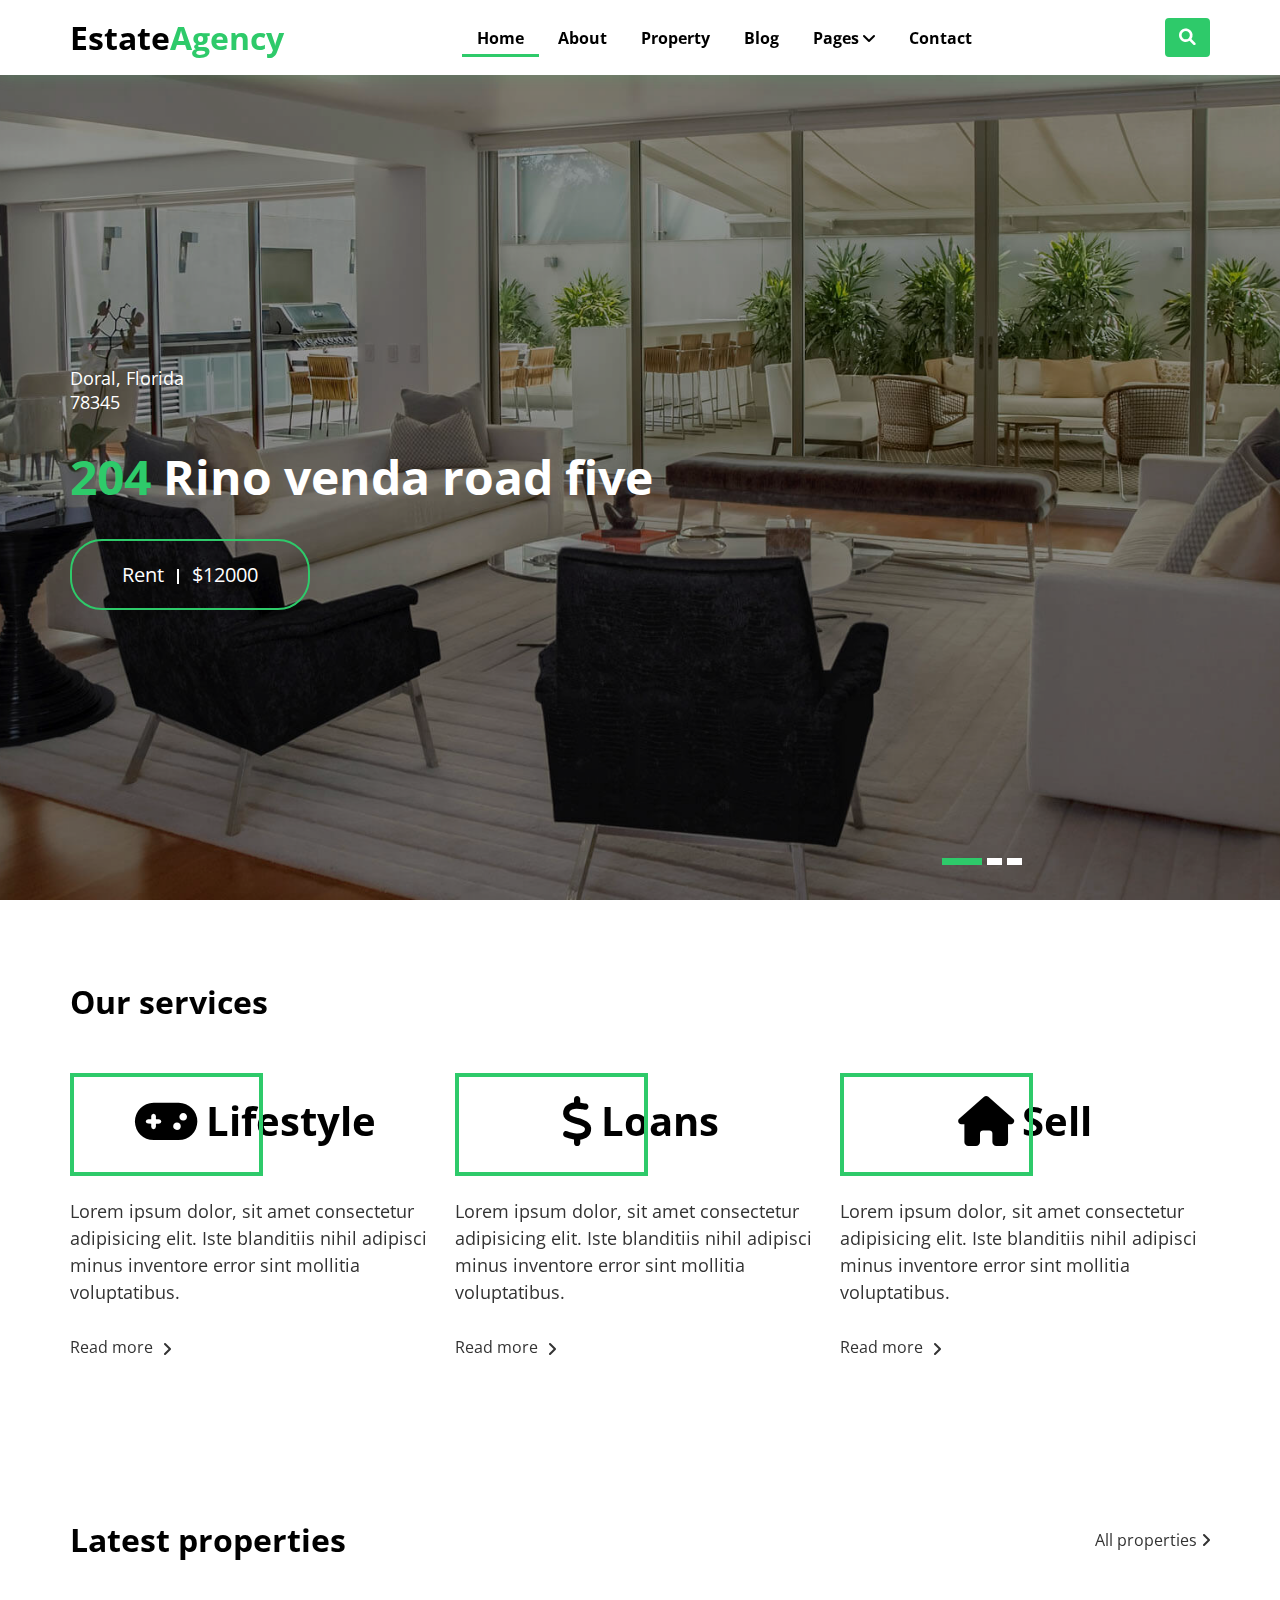
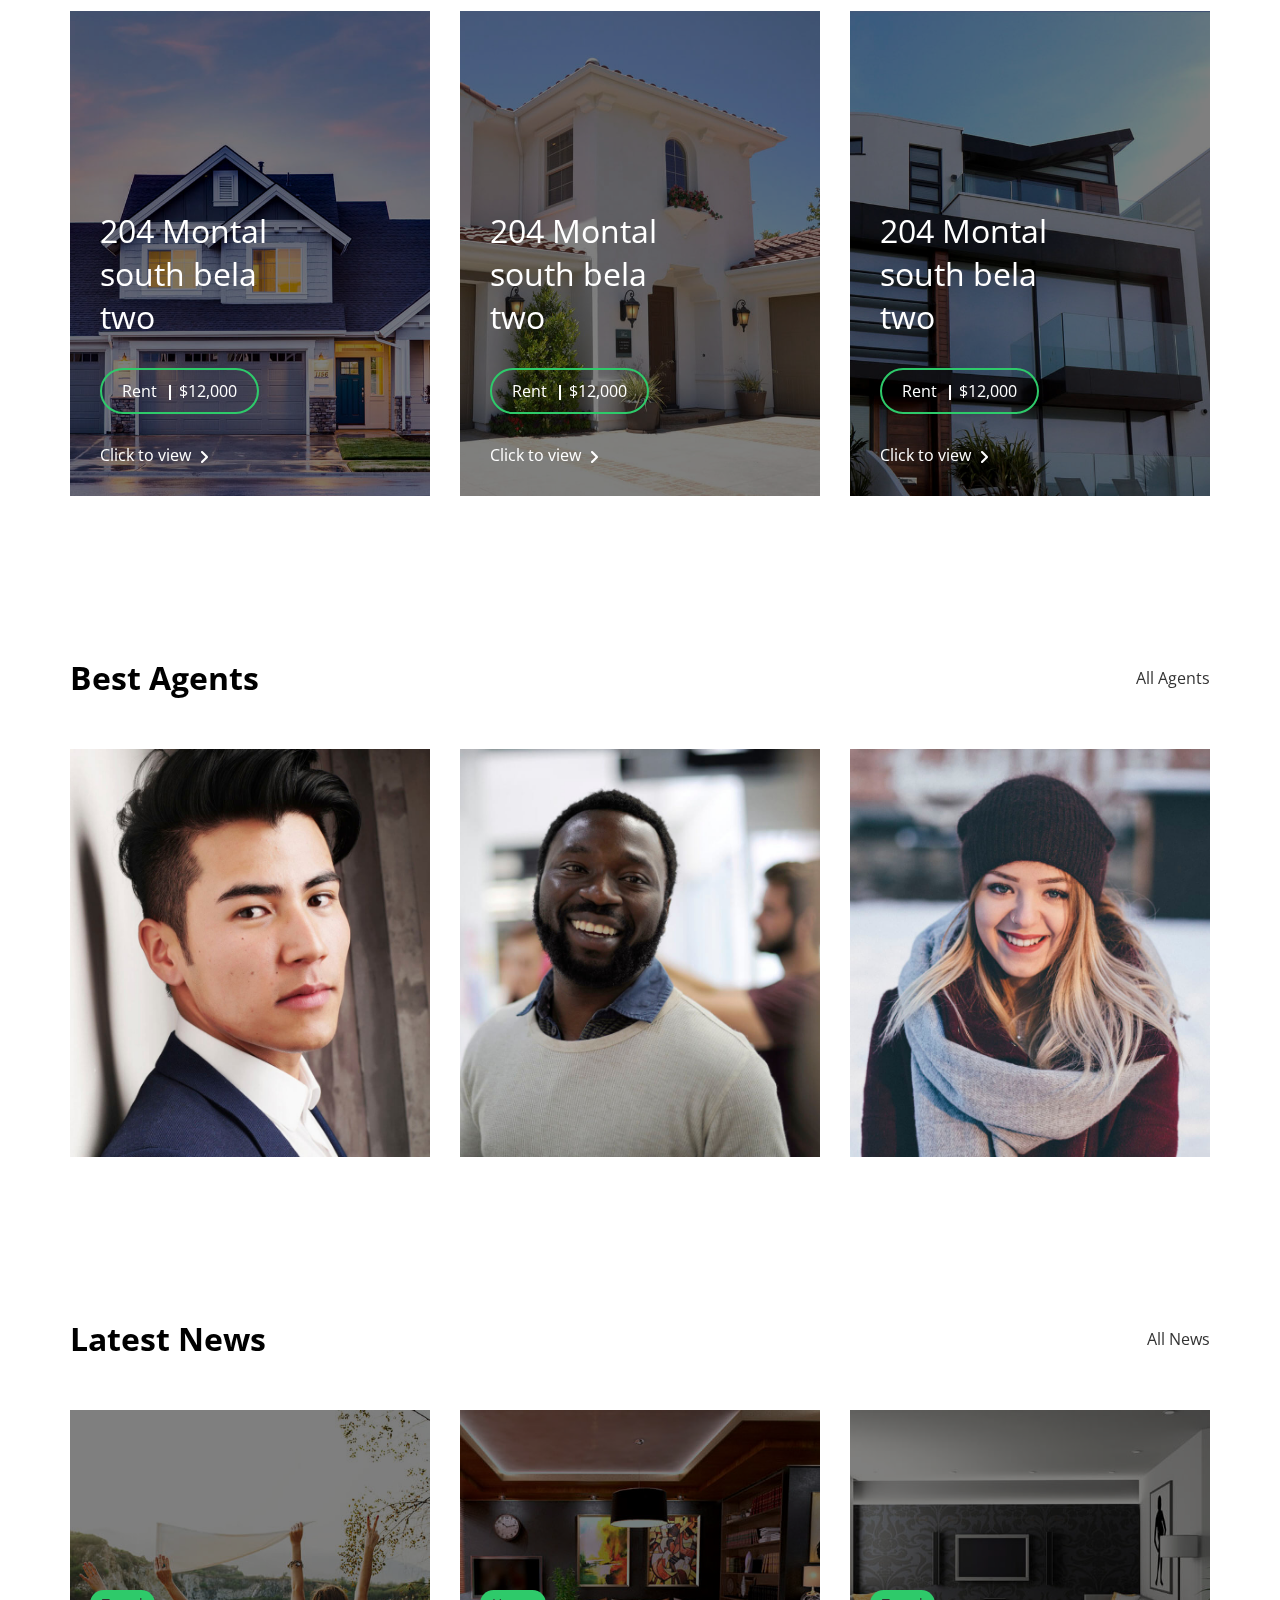
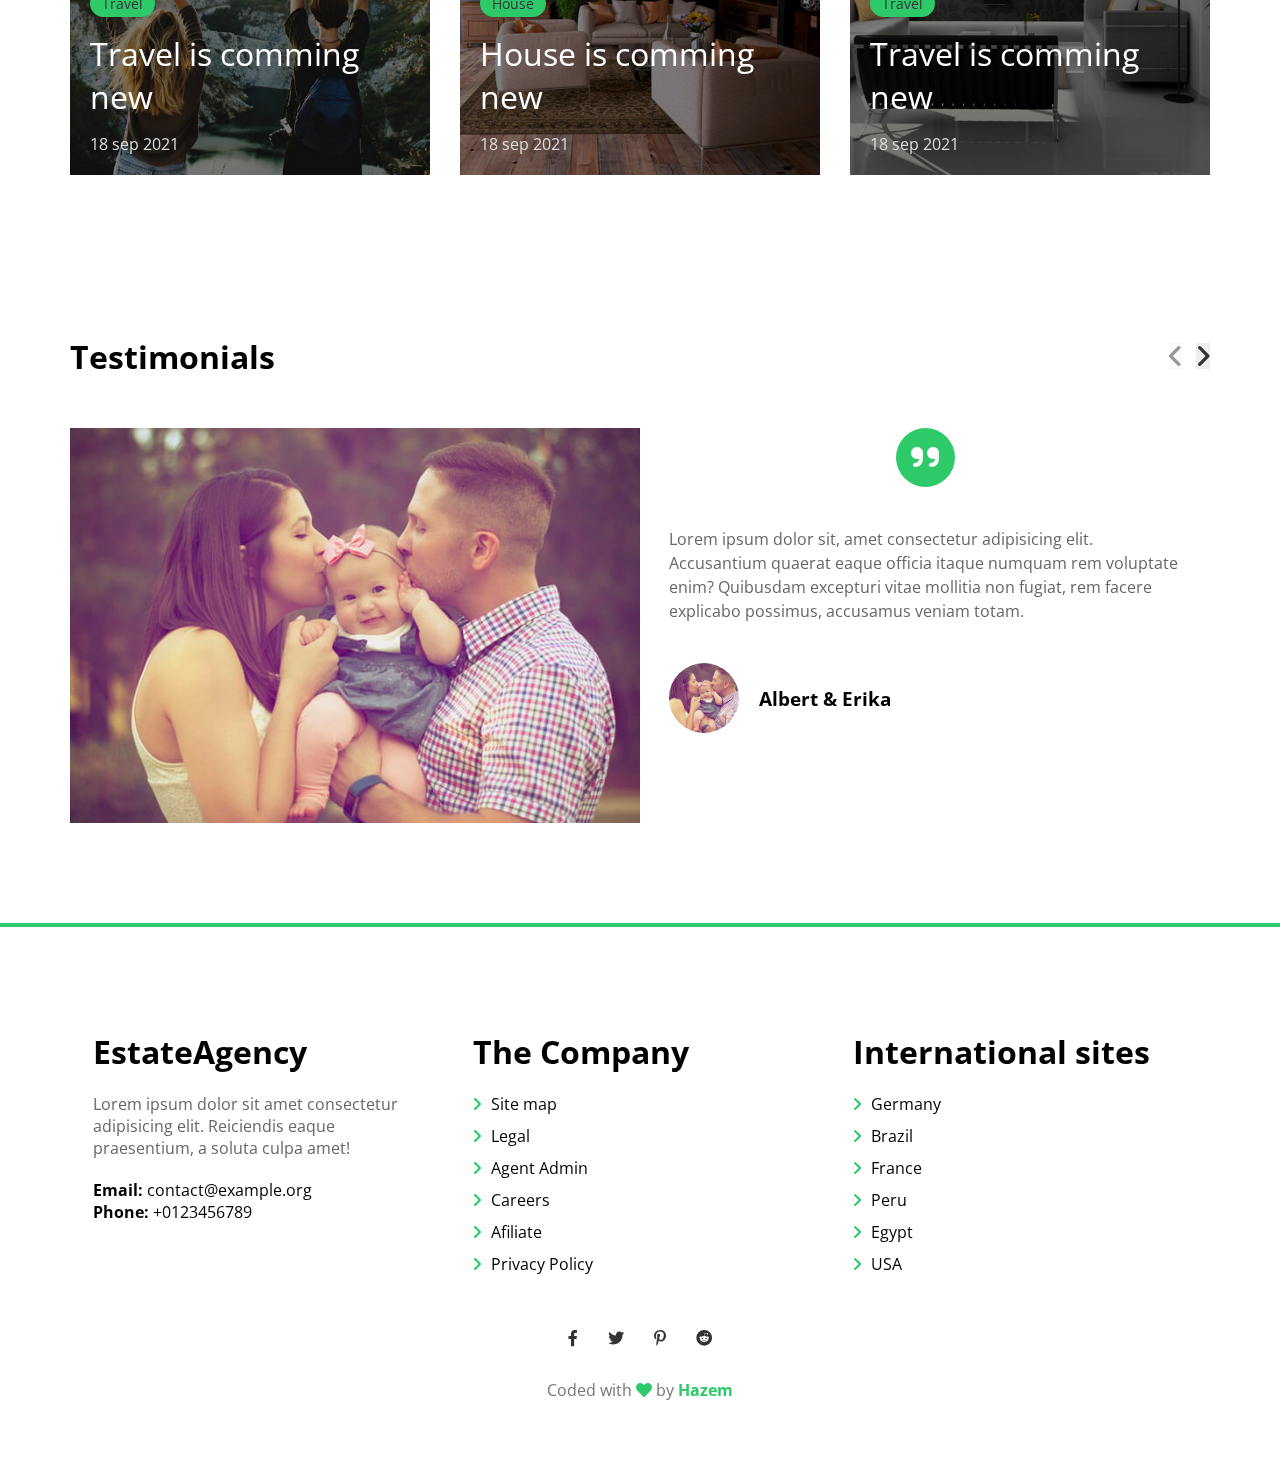
<file: index.html>
<!DOCTYPE html>
<html lang="en">
<head>
    <meta charset="UTF-8">
    <meta http-equiv="X-UA-Compatible" content="IE=edge">
    <meta name="viewport" content="width=device-width, initial-scale=1.0">
    <title>EstateAgency - Home</title>
    <!-- Font Awesome file -->
    <link rel="stylesheet" href="fonts/fontawesome/css/all.css">
    <!-- Main CSS file -->
    <link rel="stylesheet" href="styles/main.css">
</head>
<body>
    <!-- Header start  -->
    <header class="header">
        <div class="container">
            <nav class="navbar">
                <div class="nav-list-btn toggle">
                    <span class="line">
                    </span>
                    <span class="line">
                    </span>
                    <span class="line">
                    </span>
                </div>
                <div class="page-title">
                    <a href="#">Estate<span>Agency</span></a>
                </div>
                <ul class="nav-list">
                    <li class="nav-link"><a href="index.html" class="active">Home</a></li>
                    <li class="nav-link"><a href="pages/about.html">About</a></li>
                    <li class="nav-link"><a href="pages/property-grid.html">Property</a></li>
                    <li class="nav-link"><a href="pages/blog-grid.html">Blog</a></li>
                    <li class="nav-link">
                        <a>Pages <i class="fas fa-angle-down"></i>
                            <ul class="drop-down">
                                <li class="drop-down-item"><a href="#">
                                        Property single
                                    </a></li>
                                <li class="drop-down-item"><a href="#">
                                        Blog single
                                    </a></li>
                                <li class="drop-down-item"><a href="#">
                                        Agent single
                                    </a></li>
                                <li class="drop-down-item"><a href="#">
                                        Agents grid
                                    </a></li>
                            </ul>
                        </a>
                    </li>
                    <li class="nav-link"><a href="pages/contact.html">Contact</a></li>
                </ul>
                <button class="search-btn"><i class="fas fa-search fa-lg"></i></button>
            </nav>
        </div>
    </header>
    <!-- Header end -->
    <!-- Landing section start -->
    <section class="landing">
        <div class="landing-slide">
            <div class="container">
                <div class="slide-content">
                    <span>Doral, Florida <br> 78345</span>
                    <h1><span>204</span> Rino venda road five</h1>
                    <a href="#">Rent <span class="pip-line"></span> $12000</a>
                </div>
            </div>
        </div>
        <div class="landing-slide">
            <div class="container">
                <div class="slide-content">
                    <span>Doral, Florida <br> 78345</span>
                    <h1><span>204</span> Rino venda road five</h1>
                    <a href="#">Rent <span class="pip-line"></span> $12000</a>
                </div>
            </div>
        </div>
        <div class="landing-slide">
            <div class="container">
                <div class="slide-content">
                    <span>Doral, Florida <br> 78345</span>
                    <h1><span>204</span> Rino venda road five</h1>
                    <a href="#">Rent <span class="pip-line"></span> $12000</a>
                </div>
            </div>
        </div>
        <!-- Indicators added dynamiclly by JS -->
        <!-- <div class="indicators">
            <span></span>
            <span></span>
            <span></span>
        </div> -->
    </section>
    <!-- Landing section end -->

    <!-- services section start -->
    <section class="services section-styles">
        <div class="container">
            <div class="section-heading">
                <h2 class="section-title">
                    Our services
                </h2>
            </div>
            <div class="services-wrapper">
                <div class="service">
                    <h3><i class="fas fa-gamepad fa-lg"></i>Lifestyle</h3>
                    <p>Lorem ipsum dolor, sit amet consectetur adipisicing elit. Iste blanditiis nihil adipisci minus inventore error sint mollitia voluptatibus.</p>
                    <a href="#">Read more<i class="fas fa-angle-right"></i></a>
                </div>
                <div class="service">
                    <h3><i class="fas fa-dollar-sign fa-lg"></i>Loans</h3>
                    <p>Lorem ipsum dolor, sit amet consectetur adipisicing elit. Iste blanditiis nihil adipisci minus inventore error sint mollitia voluptatibus.</p>
                    <a href="#">Read more<i class="fas fa-angle-right"></i></a>
                </div>
                <div class="service">
                    <h3><i class="fas fa-home fa-lg"></i>Sell</h3>
                    <p>Lorem ipsum dolor, sit amet consectetur adipisicing elit. Iste blanditiis nihil adipisci minus inventore error sint mollitia voluptatibus.</p>
                    <a href="#">Read more<i class="fas fa-angle-right"></i></a>
                </div>
            </div>
        </div>
    </section>
    <!-- services section end -->

    <!-- latest properties section start -->
    <section class="properties section-styles">
        <div class="container">
            <div class="section-heading">
                <h2 class="section-title">Latest properties</h2>
                <a href="#" class="s-link">All properties<i class="fas fa-angle-right"></i></a>
            </div>
            <div class="properties-wrapper">
                <div class="propertie-card">
                    <img src="images/property-2.jpg" alt="">
                    <div class="propertie-card-content">
                        <a href="#">204 Montal south bela two</a>
                        <span>Rent <span class="pip-line"></span>$12,000</span>
                        <a href="#">Click to view <i class="fas fa-angle-right"></i></a>
                    </div>
                    <div class="propertie-details">
                        <div>
                            <h6>Area</h6>
                            <span>340<sup>2</sup></span>
                        </div>
                        <div>
                            <h6>Beds</h6>
                            <span>6</span>
                        </div>
                        <div>
                            <h6>Baths</h6>
                            <span>2</span>
                        </div>
                        <div>
                            <h6>Garages</h6>
                            <span>2</span>
                        </div>
                    </div>
                </div>
                <div class="propertie-card">
                    <img src="images/property-4.jpg" alt="">
                    <div class="propertie-card-content">
                        <a href="#">204 Montal south bela two</a>
                        <span>Rent <span class="pip-line"></span>$12,000</span>
                        <a href="#">Click to view <i class="fas fa-angle-right"></i></a>
                    </div>
                    <div class="propertie-details">
                        <div>
                            <h6>Area</h6>
                            <span>340<sup>2</sup></span>
                        </div>
                        <div>
                            <h6>Beds</h6>
                            <span>6</span>
                        </div>
                        <div>
                            <h6>Baths</h6>
                            <span>2</span>
                        </div>
                        <div>
                            <h6>Garages</h6>
                            <span>2</span>
                        </div>
                    </div>
                </div>
                <div class="propertie-card">
                    <img src="images/property-6.jpg" alt="">
                    <div class="propertie-card-content">
                        <a href="#">204 Montal south bela two</a>
                        <span>Rent <span class="pip-line"></span>$12,000</span>
                        <a href="#">Click to view <i class="fas fa-angle-right"></i></a>
                    </div>
                    <div class="propertie-details">
                        <div>
                            <h6>Area</h6>
                            <span>340<sup>2</sup></span>
                        </div>
                        <div>
                            <h6>Beds</h6>
                            <span>6</span>
                        </div>
                        <div>
                            <h6>Baths</h6>
                            <span>2</span>
                        </div>
                        <div>
                            <h6>Garages</h6>
                            <span>2</span>
                        </div>
                    </div>
                </div>
            </div>
        </div>
    </section>
    <!-- latest properties section end -->

    <!-- Agents section start -->
    <section class="agents section-styles">
        <div class="container">
            <div class="agents-heading section-heading">
                <h2 class="section-title">
                    Best Agents
                </h2>
                <a href="#" class="s-link">
                    All Agents
                </a>
            </div>
            <div class="agents-cards">
                <div class="agent-card">
                    <img src="images/agent-1.jpg" alt="Agent image">
                    <div class="agent-card-content">
                        <div class="agent-content">
                            <a href="#">Lee</a>
                            <p>Lorem ipsum dolor sit amet consectetur adipisicing elit. Autem, incidunt?</p>
                            <strong>Email: </strong><span>+0123456789</span>
                            <br>
                            <strong>Phone: </strong><span>agent@example.org</span>
                        </div>
                        <ul class="agent-card-social">
                           <li><a href="#"><i class="fab fa-facebook-f"></i></a></li>
                           <li><a href="#"><i class="fab fa-twitter"></i></a></li> 
                           <li><a href="#"><i class="fab fa-pinterest-p"></i></a></li> 
                           <li><a href="#"><i class="fab fa-reddit"></i></a></li> 
                        </ul>
                    </div>
                </div>
                <div class="agent-card">
                    <img src="images/agent-2.jpg" alt="Agent image">
                    <div class="agent-card-content">
                        <div class="agent-content">
                            <a href="#">Ahmed Saeed</a>
                            <p>Lorem ipsum dolor sit amet consectetur adipisicing elit. Autem, incidunt?</p>
                            <strong>Email: </strong><span>+0123456789</span>
                            <br>
                            <strong>Phone: </strong><span>agent@example.org</span>
                        </div>
                        <ul class="agent-card-social">
                           <li><a href="#"><i class="fab fa-facebook-f"></i></a></li>
                           <li><a href="#"><i class="fab fa-twitter"></i></a></li> 
                           <li><a href="#"><i class="fab fa-pinterest-p"></i></a></li> 
                           <li><a href="#"><i class="fab fa-reddit"></i></a></li> 
                        </ul>
                    </div>
                </div>
                <div class="agent-card">
                    <img src="images/agent-4.jpg" alt="Agent image">
                    <div class="agent-card-content">
                        <div class="agent-content">
                            <a href="#">Sara Smith</a>
                            <p>Lorem ipsum dolor sit amet consectetur adipisicing elit. Autem, incidunt?</p>
                            <strong>Email: </strong><span>+0123456789</span>
                            <br>
                            <strong>Phone: </strong><span>agent@example.org</span>
                        </div>
                        <ul class="agent-card-social">
                           <li><a href="#"><i class="fab fa-facebook-f"></i></a></li>
                           <li><a href="#"><i class="fab fa-twitter"></i></a></li> 
                           <li><a href="#"><i class="fab fa-pinterest-p"></i></a></li> 
                           <li><a href="#"><i class="fab fa-reddit"></i></a></li> 
                        </ul>
                    </div>
                </div>
            </div>
        </div>
    </section>
    <!-- Agents Section end -->

    <!-- Latest news section start -->
    <section class="latest-news section-styles">
        <div class="container">
            <div class="latest-news-heading section-heading">
                <h2 class="section-title">
                    Latest News
                </h2>
                <a href="#" class="s-link">All News</a>
            </div>
            <div class="news-wrapper">
                <div class="news-box">
                    <img src="images/post-3.jpg" alt="News Box Image">
                    <div class="news-box-content">
                        <a href="#">Travel</a>
                        <a href="#">Travel is comming new</a>
                        <span>18 sep 2021</span>
                    </div>
                </div>
                <div class="news-box">
                    <img src="images/post-2.jpg" alt="News Box Image">
                    <div class="news-box-content">
                        <a href="#">House</a>
                        <a href="#">House is comming new</a>
                        <span>18 sep 2021</span>
                    </div>
                </div>
                <div class="news-box">
                    <img src="images/post-5.jpg" alt="News Box Image">
                    <div class="news-box-content">
                        <a href="#">Travel</a>
                        <a href="#">Travel is comming new</a>
                        <span>18 sep 2021</span>
                    </div>
                </div>
            </div>
        </div>
    </section>
    <!-- Latest news section end -->

    <!-- Testimonials section start -->
    <section class="testimonials section-styles">
        <div class="container">
            <div class="testimonials-heading section-heading">
                <h2 class="section-title">Testimonials</h2>
                <div class="testimonials-buttons">
                    <button class="back-btn"><i class="fas fa-angle-left fa-2x"></i></button>
                    <button class="forward-btn"><i class="fas fa-angle-right fa-2x"></i></button>
                </div>
            </div>
            <div class="testimonials-wrapper">
                <div class="testimonials-slide">
                    <div class="testimonials-img">
                        <img src="images/testimonial-1.jpg" alt="Testimonials Image">
                    </div>
                    <div class="testimonials-content">
                        <div class="quote-wrapper">
                            <i class="fas fa-quote-right fa-2x"></i>
                        </div>
                        <p>
                            Lorem ipsum dolor sit, amet consectetur adipisicing elit. Accusantium quaerat eaque officia itaque numquam rem voluptate enim? Quibusdam excepturi vitae mollitia non fugiat, rem facere explicabo possimus, accusamus veniam totam.
                        </p>
                        <div class="testimonial-author-box">
                            <div class="testimonial-avatar">
                                <img src="images/testimonial-1.jpg" alt="Testimonials Avatar Image">
                            </div>
                            <h3>Albert & Erika</h3>
                        </div>
                    </div>
                </div>
                <div class="testimonials-slide">
                    <div class="testimonials-img">
                        <img src="images/testimonial-2.jpg" alt="Testimonials Image">
                    </div>
                    <div class="testimonials-content">
                        <div class="quote-wrapper">
                            <i class="fas fa-quote-right fa-2x"></i>
                        </div>
                        <p>
                            Lorem ipsum dolor sit, amet consectetur adipisicing elit. Accusantium quaerat eaque officia itaque numquam rem voluptate enim? Quibusdam excepturi vitae mollitia non fugiat, rem facere explicabo possimus, accusamus veniam totam.
                        </p>
                        <div class="testimonial-author-box">
                            <div class="testimonial-avatar">
                                <img src="images/testimonial-2.jpg" alt="Testimonials Avatar Image">
                            </div>
                            <h3>Emma & Pablo</h3>
                        </div>
                    </div>
                </div>
            </div>
        </div>
    </section>
    <!-- Testimonials section end -->

    <!-- Footer section start -->
    <footer class="footer section-styles">
        <div class="container">
            <div class="footer-links">
                <div>
                    <h2>EstateAgency</h2>
                    <p>Lorem ipsum dolor sit amet consectetur adipisicing elit. Reiciendis eaque praesentium, a soluta culpa amet!</p>
                    <strong>Email: </strong><span>contact@example.org</span>
                    <br>
                    <strong>Phone: </strong><span>+0123456789</span>
                </div>
                <div>
                    <h2>The Company</h2>
                    <ul>
                        <li><i class="fas fa-angle-right"></i><a href="#">Site map</a></li>
                        <li><i class="fas fa-angle-right"></i><a href="#">Legal</a></li>
                        <li><i class="fas fa-angle-right"></i><a href="#">Agent Admin</a></li>
                        <li><i class="fas fa-angle-right"></i><a href="#">Careers</a></li>
                        <li><i class="fas fa-angle-right"></i><a href="#">Afiliate</a></li>
                        <li><i class="fas fa-angle-right"></i><a href="#">Privacy Policy</a></li>
                    </ul>
                </div>
                <div>
                    <h2>International sites</h2>
                    <ul>
                        <li><i class="fas fa-angle-right"></i><a href="#">Germany</a></li>
                        <li><i class="fas fa-angle-right"></i><a href="#">Brazil</a></li>
                        <li><i class="fas fa-angle-right"></i><a href="#">France</a></li>
                        <li><i class="fas fa-angle-right"></i><a href="#">Peru</a></li>
                        <li><i class="fas fa-angle-right"></i><a href="#">Egypt</a></li>
                        <li><i class="fas fa-angle-right"></i><a href="#">USA</a></li>
                    </ul>
                </div>
            </div>
            <ul class="social-links">
                <li><a href="#"><i class="fab fa-facebook-f"></i></a></li>
                <li><a href="#"><i class="fab fa-twitter"></i></a></li>
                <li><a href="#"><i class="fab fa-pinterest-p"></i></a></li>
                <li><a href="#"><i class="fab fa-reddit"></i></a></li>
            </ul>
            <div class="copy-rights">
                Coded with <i class="fas fa-heart"></i> by <span>Hazem</span>
            </div>
        </div>
    </footer>
    <!-- Footer section end -->

    <!-- Scroll to top button start -->
    <div class="container">
        <div class="top-top-btn-wrapper">
            <button class="to-top-btn" id="to-top-btn">
                <i class="fas fa-angle-up fa-lg"></i>
            </button>
        </div>
    </div>
    <!-- Scroll to top button end -->

    <!-- Main JS file -->
    <script src="js/script.js"></script>
    <!-- Home page JS file -->
    <script src="js/home.js"></script>
</body>
</html>
</file>
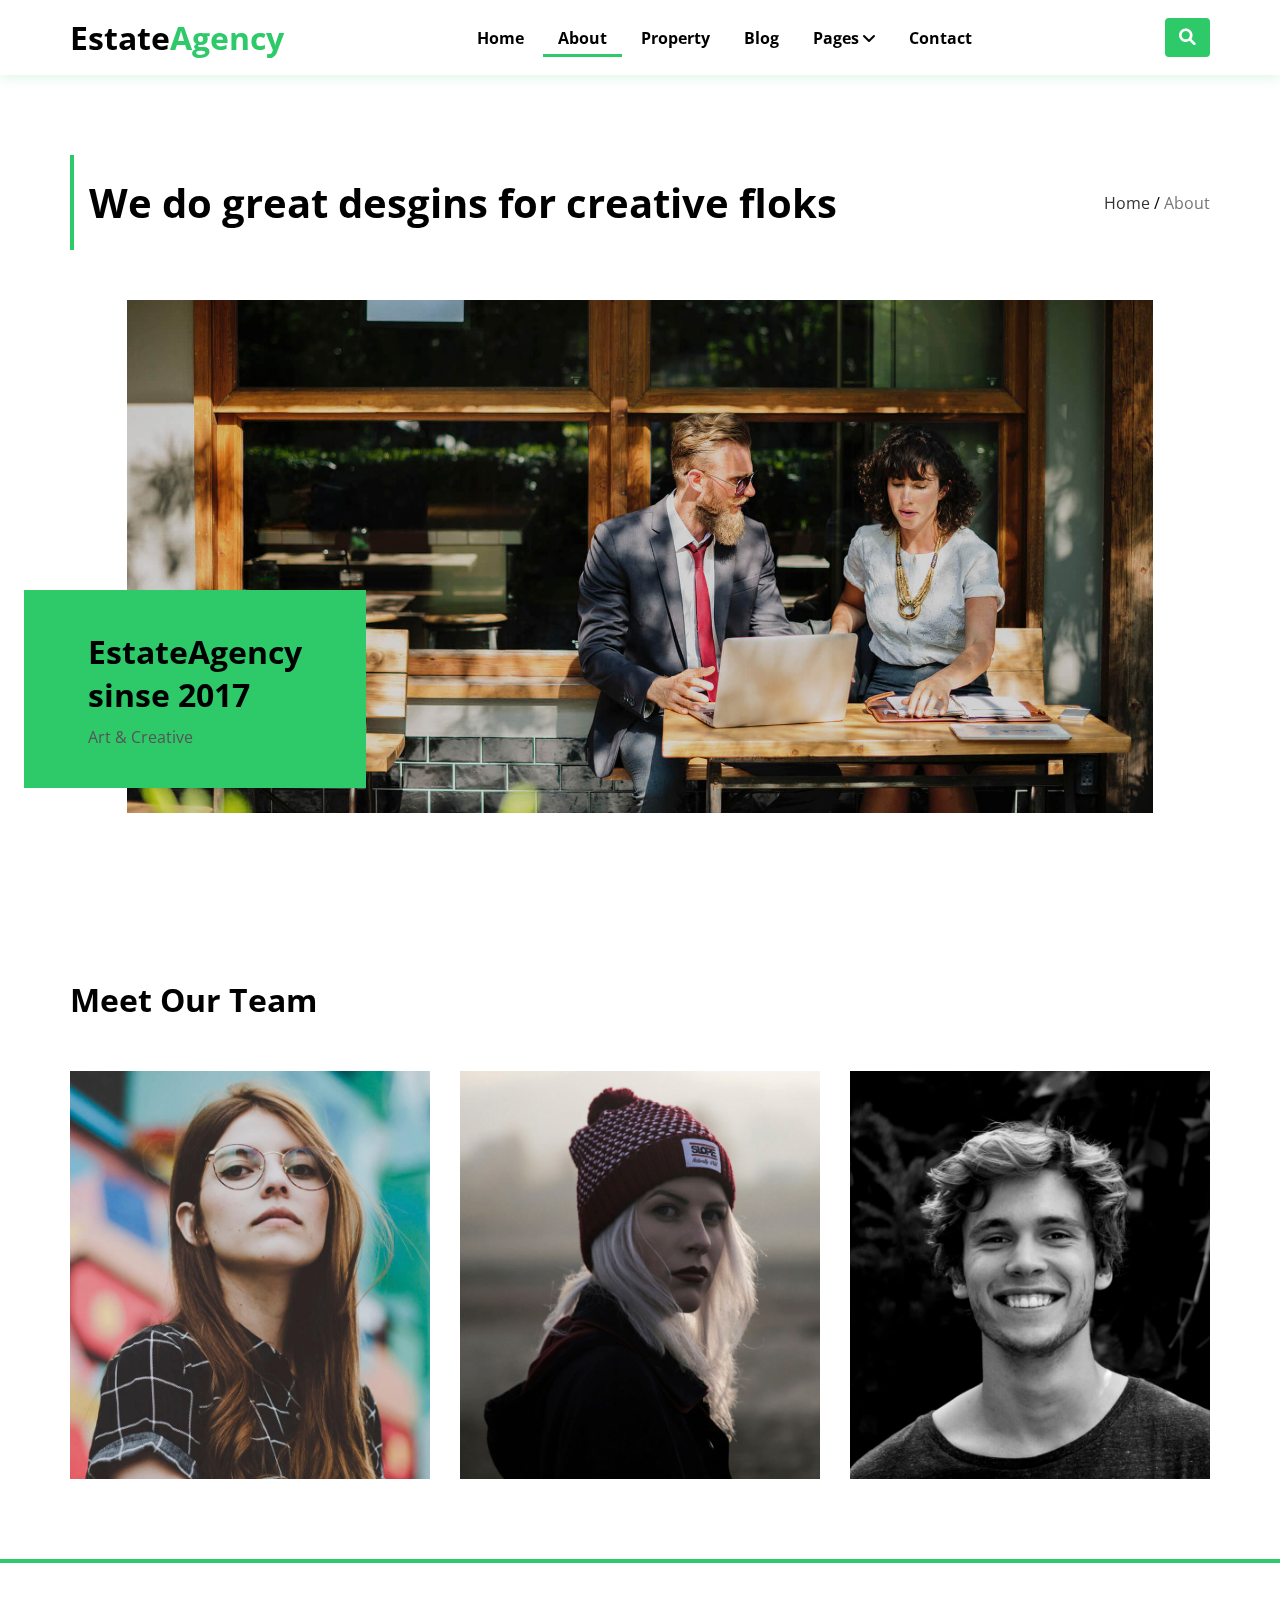
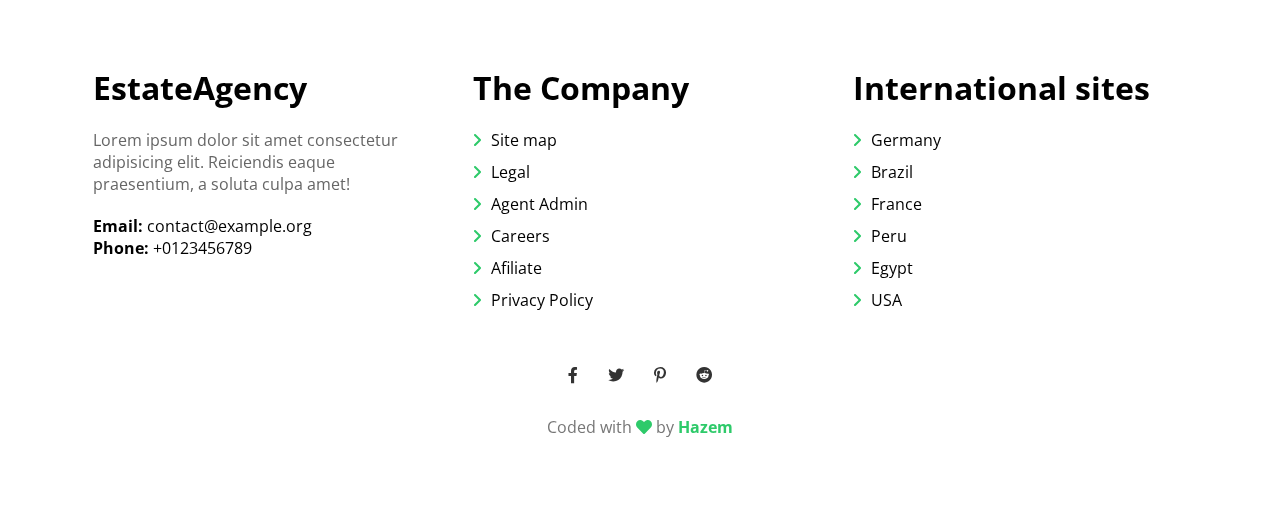
<file: pages/about.html>
<!DOCTYPE html>
<html lang="en">

<head>
    <meta charset="UTF-8">
    <meta http-equiv="X-UA-Compatible" content="IE=edge">
    <meta name="viewport" content="width=device-width, initial-scale=1.0">
    <title>EstateAgency - About</title>
    <!-- Font Awesome file -->
    <link rel="stylesheet" href="../fonts/fontawesome/css/all.css">
    <!-- Main CSS file -->
    <link rel="stylesheet" href="../styles/main.css">
</head>

<body>
    <!-- Header start  -->
    <header class="header">
        <div class="container">
            <nav class="navbar">
                <div class="nav-list-btn toggle">
                    <span class="line">
                    </span>
                    <span class="line">
                    </span>
                    <span class="line">
                    </span>
                </div>
                <div class="page-title">
                    <a href="#">Estate<span>Agency</span></a>
                </div>
                <ul class="nav-list">
                    <li class="nav-link"><a href="../index.html">Home</a></li>
                    <li class="nav-link"><a href="about.html" class="active">About</a></li>
                    <li class="nav-link"><a href="property-grid.html">Property</a></li>
                    <li class="nav-link"><a href="blog-grid.html">Blog</a></li>
                    <li class="nav-link">
                        <a>
                            Pages <i class="fas fa-angle-down"></i>
                            <ul class="drop-down">
                                <li class="drop-down-item"><a href="#">
                                        Property single
                                    </a></li>
                                <li class="drop-down-item"><a href="#">
                                        Blog single
                                    </a></li>
                                <li class="drop-down-item"><a href="#">
                                        Agent single
                                    </a></li>
                                <li class="drop-down-item"><a href="#">
                                        Agents grid
                                    </a></li>
                            </ul>
                        </a>
                    </li>
                    <li class="nav-link"><a href="contact.html">Contact</a></li>
                </ul>
                <button class="search-btn"><i class="fas fa-search fa-lg"></i></button>
            </nav>
        </div>
    </header>
    <!-- Header end -->

    <!-- Main content of page start -->
    <main class="main">
        <div class="container">
            <div class="main-content section-styles">
                <div class="pages-heading section-heading">
                    <h1 class="pages-title section-title">We do great desgins for creative floks</h1>
                    <div>
                        <a href="../index.html" class="s-link">Home</a>
                        /
                        <a class="s-text">About</a>
                    </div>
                </div>
                <div class="slide-about">
                    <img src="../images/slide-about-1.jpg" alt="">
                    <div class="sinse-box">
                        <h2>
                            EstateAgency
                            <br>
                            sinse 2017
                        </h2>
                        <span>Art & Creative</span>
                    </div>
                </div>
            </div>
            <div class="meet-our-team section-styles">
                <div class="section-heading">
                    <h2 class="section-title">
                        Meet Our Team
                    </h2>
                </div>
                <div class="agents-cards">
                    <div class="agent-card">
                        <img src="../images/agent-7.jpg" alt="Agent image">
                        <div class="agent-card-content">
                            <div class="agent-content">
                                <a href="#">Angela Yu</a>
                                <p>Lorem ipsum dolor sit amet consectetur adipisicing elit. Autem, incidunt?</p>
                                <strong>Email: </strong><span>+0123456789</span>
                                <br>
                                <strong>Phone: </strong><span>agent@example.org</span>
                            </div>
                            <ul class="agent-card-social">
                               <li><a href="#"><i class="fab fa-facebook-f"></i></a></li>
                               <li><a href="#"><i class="fab fa-twitter"></i></a></li> 
                               <li><a href="#"><i class="fab fa-pinterest-p"></i></a></li> 
                               <li><a href="#"><i class="fab fa-reddit"></i></a></li> 
                            </ul>
                        </div>
                    </div>
                    <div class="agent-card">
                        <img src="../images/agent-5.jpg" alt="Agent image">
                        <div class="agent-card-content">
                            <div class="agent-content">
                                <a href="#">Emilia Clark</a>
                                <p>Lorem ipsum dolor sit amet consectetur adipisicing elit. Autem, incidunt?</p>
                                <strong>Email: </strong><span>+0123456789</span>
                                <br>
                                <strong>Phone: </strong><span>agent@example.org</span>
                            </div>
                            <ul class="agent-card-social">
                               <li><a href="#"><i class="fab fa-facebook-f"></i></a></li>
                               <li><a href="#"><i class="fab fa-twitter"></i></a></li> 
                               <li><a href="#"><i class="fab fa-pinterest-p"></i></a></li> 
                               <li><a href="#"><i class="fab fa-reddit"></i></a></li> 
                            </ul>
                        </div>
                    </div>
                    <div class="agent-card">
                        <img src="../images/agent-6.jpg" alt="Agent image">
                        <div class="agent-card-content">
                            <div class="agent-content">
                                <a href="#">Thomas Shelby</a>
                                <p>Lorem ipsum dolor sit amet consectetur adipisicing elit. Autem, incidunt?</p>
                                <strong>Email: </strong><span>+0123456789</span>
                                <br>
                                <strong>Phone: </strong><span>agent@example.org</span>
                            </div>
                            <ul class="agent-card-social">
                               <li><a href="#"><i class="fab fa-facebook-f"></i></a></li>
                               <li><a href="#"><i class="fab fa-twitter"></i></a></li> 
                               <li><a href="#"><i class="fab fa-pinterest-p"></i></a></li> 
                               <li><a href="#"><i class="fab fa-reddit"></i></a></li> 
                            </ul>
                        </div>
                    </div>
                </div>
            </div>
        </div>
    </main>
    <!-- Main content of page end -->

    <!-- Footer section start -->
    <footer class="footer section-styles">
        <div class="container">
            <div class="footer-links">
                <div>
                    <h2>EstateAgency</h2>
                    <p>Lorem ipsum dolor sit amet consectetur adipisicing elit. Reiciendis eaque praesentium, a soluta
                        culpa
                        amet!</p>
                    <strong>Email: </strong><span>contact@example.org</span>
                    <br>
                    <strong>Phone: </strong><span>+0123456789</span>
                </div>
                <div>
                    <h2>The Company</h2>
                    <ul>
                        <li><i class="fas fa-angle-right"></i><a href="#">Site map</a></li>
                        <li><i class="fas fa-angle-right"></i><a href="#">Legal</a></li>
                        <li><i class="fas fa-angle-right"></i><a href="#">Agent Admin</a></li>
                        <li><i class="fas fa-angle-right"></i><a href="#">Careers</a></li>
                        <li><i class="fas fa-angle-right"></i><a href="#">Afiliate</a></li>
                        <li><i class="fas fa-angle-right"></i><a href="#">Privacy Policy</a></li>
                    </ul>
                </div>
                <div>
                    <h2>International sites</h2>
                    <ul>
                        <li><i class="fas fa-angle-right"></i><a href="#">Germany</a></li>
                        <li><i class="fas fa-angle-right"></i><a href="#">Brazil</a></li>
                        <li><i class="fas fa-angle-right"></i><a href="#">France</a></li>
                        <li><i class="fas fa-angle-right"></i><a href="#">Peru</a></li>
                        <li><i class="fas fa-angle-right"></i><a href="#">Egypt</a></li>
                        <li><i class="fas fa-angle-right"></i><a href="#">USA</a></li>
                    </ul>
                </div>
            </div>
            <ul class="social-links">
                <li><a href="#"><i class="fab fa-facebook-f"></i></a></li>
                <li><a href="#"><i class="fab fa-twitter"></i></a></li>
                <li><a href="#"><i class="fab fa-pinterest-p"></i></a></li>
                <li><a href="#"><i class="fab fa-reddit"></i></a></li>
            </ul>
            <div class="copy-rights">
                Coded with <i class="fas fa-heart"></i> by <span>Hazem</span>
            </div>
        </div>
    </footer>
    <!-- Footer section end -->
    
    <!-- Scroll to top button start -->
    <div class="container">
        <div class="top-top-btn-wrapper">
            <button class="to-top-btn" id="to-top-btn">
                <i class="fas fa-angle-up fa-lg"></i>
            </button>
        </div>
    </div>
    <!-- Scroll to top button end -->

    <!-- Main JS file -->
    <script src="../js/script.js"></script>
</body>

</html>
</file>
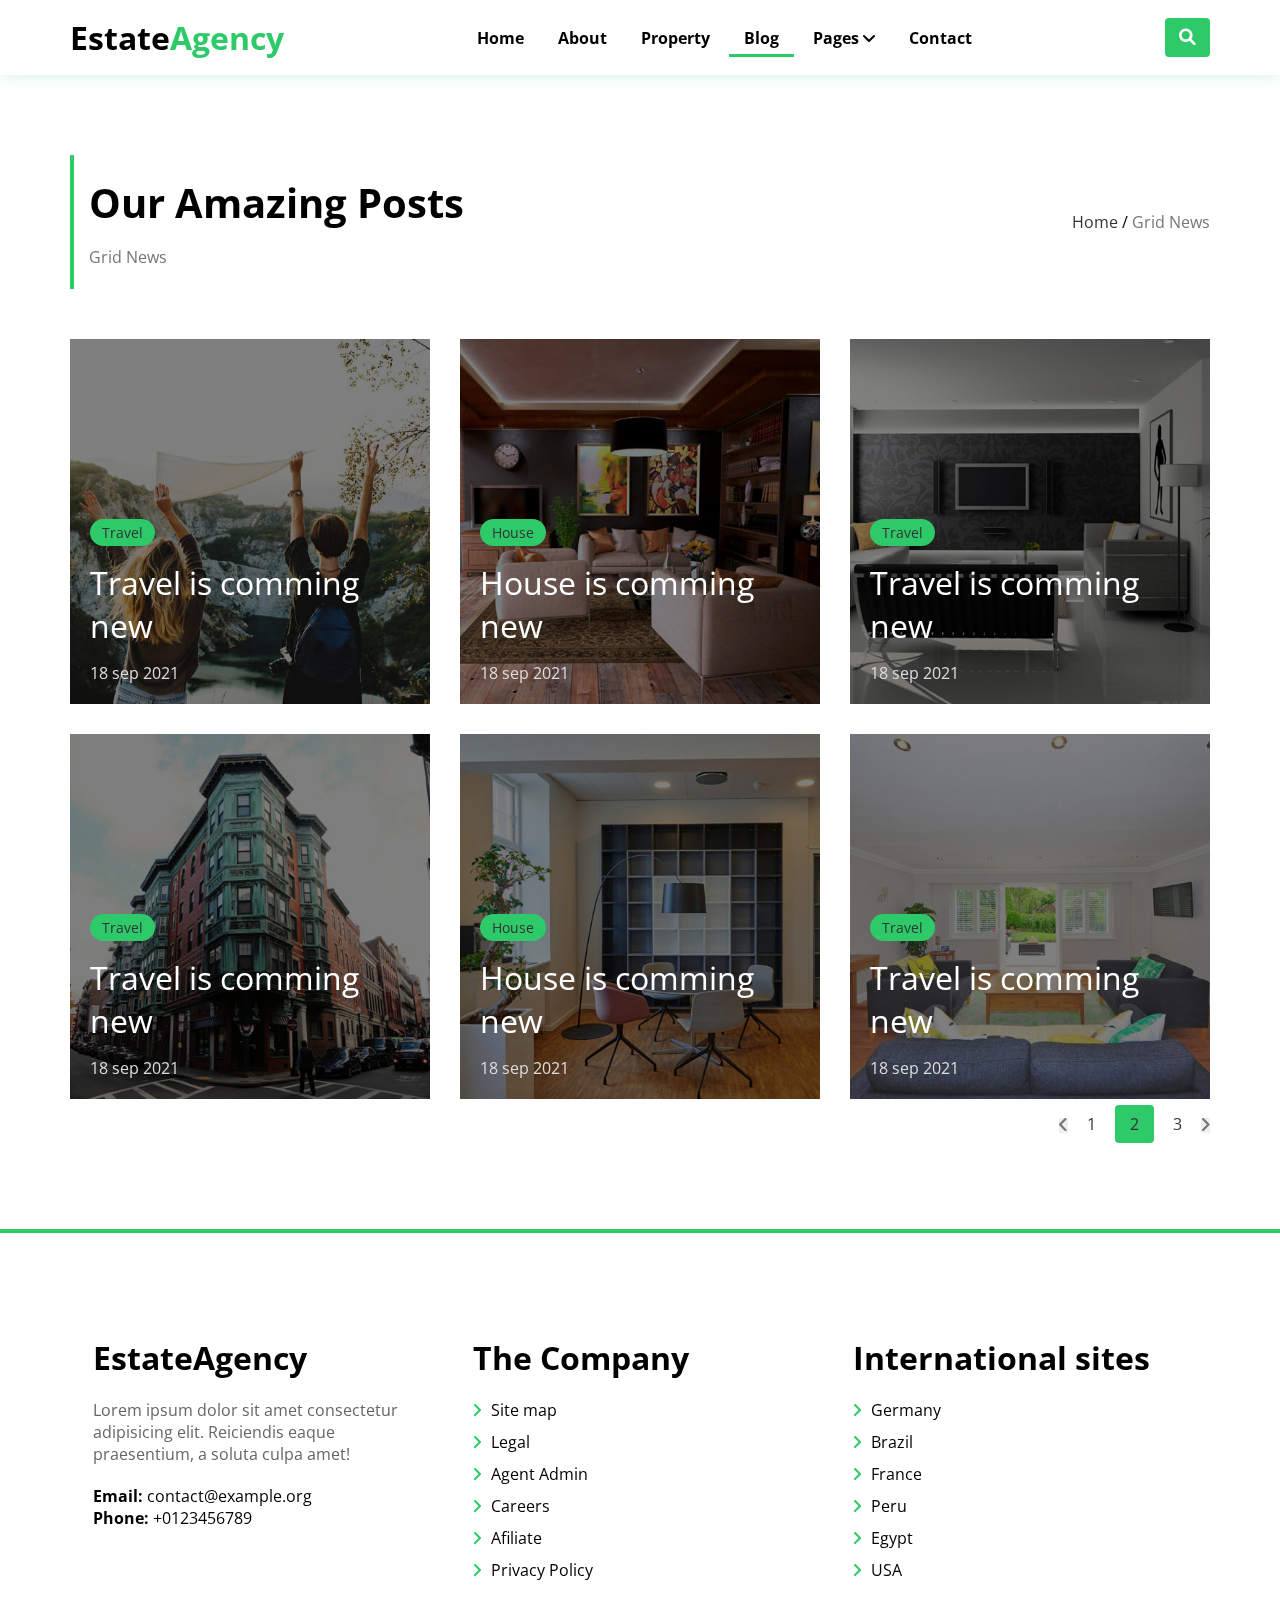
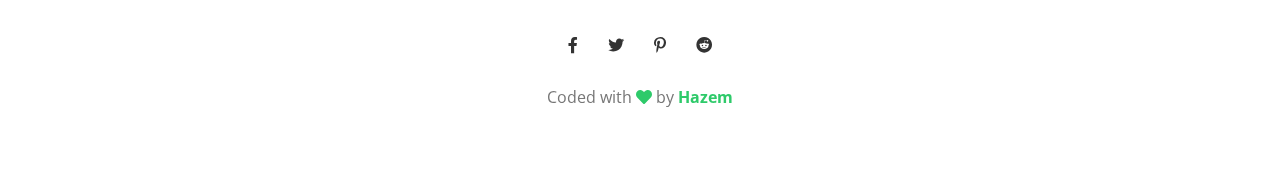
<file: pages/blog-grid.html>
<!DOCTYPE html>
<html lang="en">

<head>
    <meta charset="UTF-8" />
    <meta http-equiv="X-UA-Compatible" content="IE=edge" />
    <meta name="viewport" content="width=device-width, initial-scale=1.0" />
    <title>EstateAgency - Property</title>
    <!-- Font Awesome File -->
    <link rel="stylesheet" href="../fonts/fontawesome/css/all.css" />
    <!-- Main CSS file -->
    <link rel="stylesheet" href="../styles/main.css" />
</head>

<body>
    <!-- Header start  -->
    <header class="header">
        <div class="container">
            <nav class="navbar">
                <div class="nav-list-btn toggle">
                    <span class="line"> </span>
                    <span class="line"> </span>
                    <span class="line"> </span>
                </div>
                <div class="page-title">
                    <a href="#">Estate<span>Agency</span></a>
                </div>
                <ul class="nav-list">
                    <li class="nav-link"><a href="../index.html">Home</a></li>
                    <li class="nav-link"><a href="about.html">About</a></li>
                    <li class="nav-link">
                        <a href="property-grid.html">Property</a>
                    </li>
                    <li class="nav-link"><a href="blog-grid.html"  class="active">Blog</a></li>
                    <li class="nav-link"><a>
                        Pages <i class="fas fa-angle-down"></i>
                        <ul class="drop-down">
                            <li class="drop-down-item"><a href="#">
                                    Property single
                                </a></li>
                            <li class="drop-down-item"><a href="#">
                                    Blog single
                                </a></li>
                            <li class="drop-down-item"><a href="#">
                                    Agent single
                                </a></li>
                            <li class="drop-down-item"><a href="#">
                                    Agents grid
                                </a></li>
                        </ul>
                    </a></li>
                    <li class="nav-link"><a href="contact.html">Contact</a></li>
                </ul>
                <button class="search-btn">
                    <i class="fas fa-search fa-lg"></i>
                </button>
            </nav>
        </div>
    </header>
    <!-- Header end -->

    <!-- main page content start -->
    <main class="main">
        <div class="container">
            <div class="blog-grid section-styles">
                <div class="pages-heading section-heading">
                    <h1 class="pages-title section-title">
                        Our Amazing Posts
                        <span class="pages-title-text">
                            Grid News
                        </span>
                    </h1>
                    <div>
                        <a href="../index.html" class="s-link">Home</a>
                        /
                        <span class="s-text">Grid News</span>
                    </div>
                </div>
                <div class="news-wrapper">
                    <div class="news-box">
                        <img src="../images/post-3.jpg" alt="News Box Image">
                        <div class="news-box-content">
                            <a href="#">Travel</a>
                            <a href="#">Travel is comming new</a>
                            <span>18 sep 2021</span>
                        </div>
                    </div>
                    <div class="news-box">
                        <img src="../images/post-2.jpg" alt="News Box Image">
                        <div class="news-box-content">
                            <a href="#">House</a>
                            <a href="#">House is comming new</a>
                            <span>18 sep 2021</span>
                        </div>
                    </div>
                    <div class="news-box">
                        <img src="../images/post-5.jpg" alt="News Box Image">
                        <div class="news-box-content">
                            <a href="#">Travel</a>
                            <a href="#">Travel is comming new</a>
                            <span>18 sep 2021</span>
                        </div>
                    </div>
                    <div class="news-box">
                        <img src="../images/post-1.jpg" alt="News Box Image">
                        <div class="news-box-content">
                            <a href="#">Travel</a>
                            <a href="#">Travel is comming new</a>
                            <span>18 sep 2021</span>
                        </div>
                    </div>
                    <div class="news-box">
                        <img src="../images/post-4.jpg" alt="News Box Image">
                        <div class="news-box-content">
                            <a href="#">House</a>
                            <a href="#">House is comming new</a>
                            <span>18 sep 2021</span>
                        </div>
                    </div>
                    <div class="news-box">
                        <img src="../images/post-6.jpg" alt="News Box Image">
                        <div class="news-box-content">
                            <a href="#">Travel</a>
                            <a href="#">Travel is comming new</a>
                            <span>18 sep 2021</span>
                        </div>
                    </div>
                </div>
                <div class="paginations">
                    <div class="paginations-wrapper">
                        <button><i class="fas fa-angle-left fa-lg"></i></button>
                        <a href="#">1</a>
                        <a href="#" class="active">2</a>
                        <a href="#">3</a>
                        <button><i class="fas fa-angle-right fa-lg"></i></button>
                    </div>
                </div>
            </div>
        </div>
    </main>
    <!-- Main page content end -->

    <!-- Footer section start -->
    <footer class="footer section-styles">
        <div class="container">
            <div class="footer-links">
                <div>
                    <h2>EstateAgency</h2>
                    <p>Lorem ipsum dolor sit amet consectetur adipisicing elit. Reiciendis eaque praesentium, a soluta
                        culpa
                        amet!</p>
                    <strong>Email: </strong><span>contact@example.org</span>
                    <br>
                    <strong>Phone: </strong><span>+0123456789</span>
                </div>
                <div>
                    <h2>The Company</h2>
                    <ul>
                        <li><i class="fas fa-angle-right"></i><a href="#">Site map</a></li>
                        <li><i class="fas fa-angle-right"></i><a href="#">Legal</a></li>
                        <li><i class="fas fa-angle-right"></i><a href="#">Agent Admin</a></li>
                        <li><i class="fas fa-angle-right"></i><a href="#">Careers</a></li>
                        <li><i class="fas fa-angle-right"></i><a href="#">Afiliate</a></li>
                        <li><i class="fas fa-angle-right"></i><a href="#">Privacy Policy</a></li>
                    </ul>
                </div>
                <div>
                    <h2>International sites</h2>
                    <ul>
                        <li><i class="fas fa-angle-right"></i><a href="#">Germany</a></li>
                        <li><i class="fas fa-angle-right"></i><a href="#">Brazil</a></li>
                        <li><i class="fas fa-angle-right"></i><a href="#">France</a></li>
                        <li><i class="fas fa-angle-right"></i><a href="#">Peru</a></li>
                        <li><i class="fas fa-angle-right"></i><a href="#">Egypt</a></li>
                        <li><i class="fas fa-angle-right"></i><a href="#">USA</a></li>
                    </ul>
                </div>
            </div>
            <ul class="social-links">
                <li><a href="#"><i class="fab fa-facebook-f"></i></a></li>
                <li><a href="#"><i class="fab fa-twitter"></i></a></li>
                <li><a href="#"><i class="fab fa-pinterest-p"></i></a></li>
                <li><a href="#"><i class="fab fa-reddit"></i></a></li>
            </ul>
            <div class="copy-rights">
                Coded with <i class="fas fa-heart"></i> by <span>Hazem</span>
            </div>
        </div>
    </footer>
    <!-- Footer section end -->

    <!-- Scroll to top button start -->
    <div class="container">
        <div class="top-top-btn-wrapper">
            <button class="to-top-btn" id="to-top-btn">
                <i class="fas fa-angle-up fa-lg"></i>
            </button>
        </div>
    </div>
    <!-- Scroll to top button end -->

    <!-- Main JS file -->
    <script src="../js/script.js"></script>
</body>

</html>
</file>
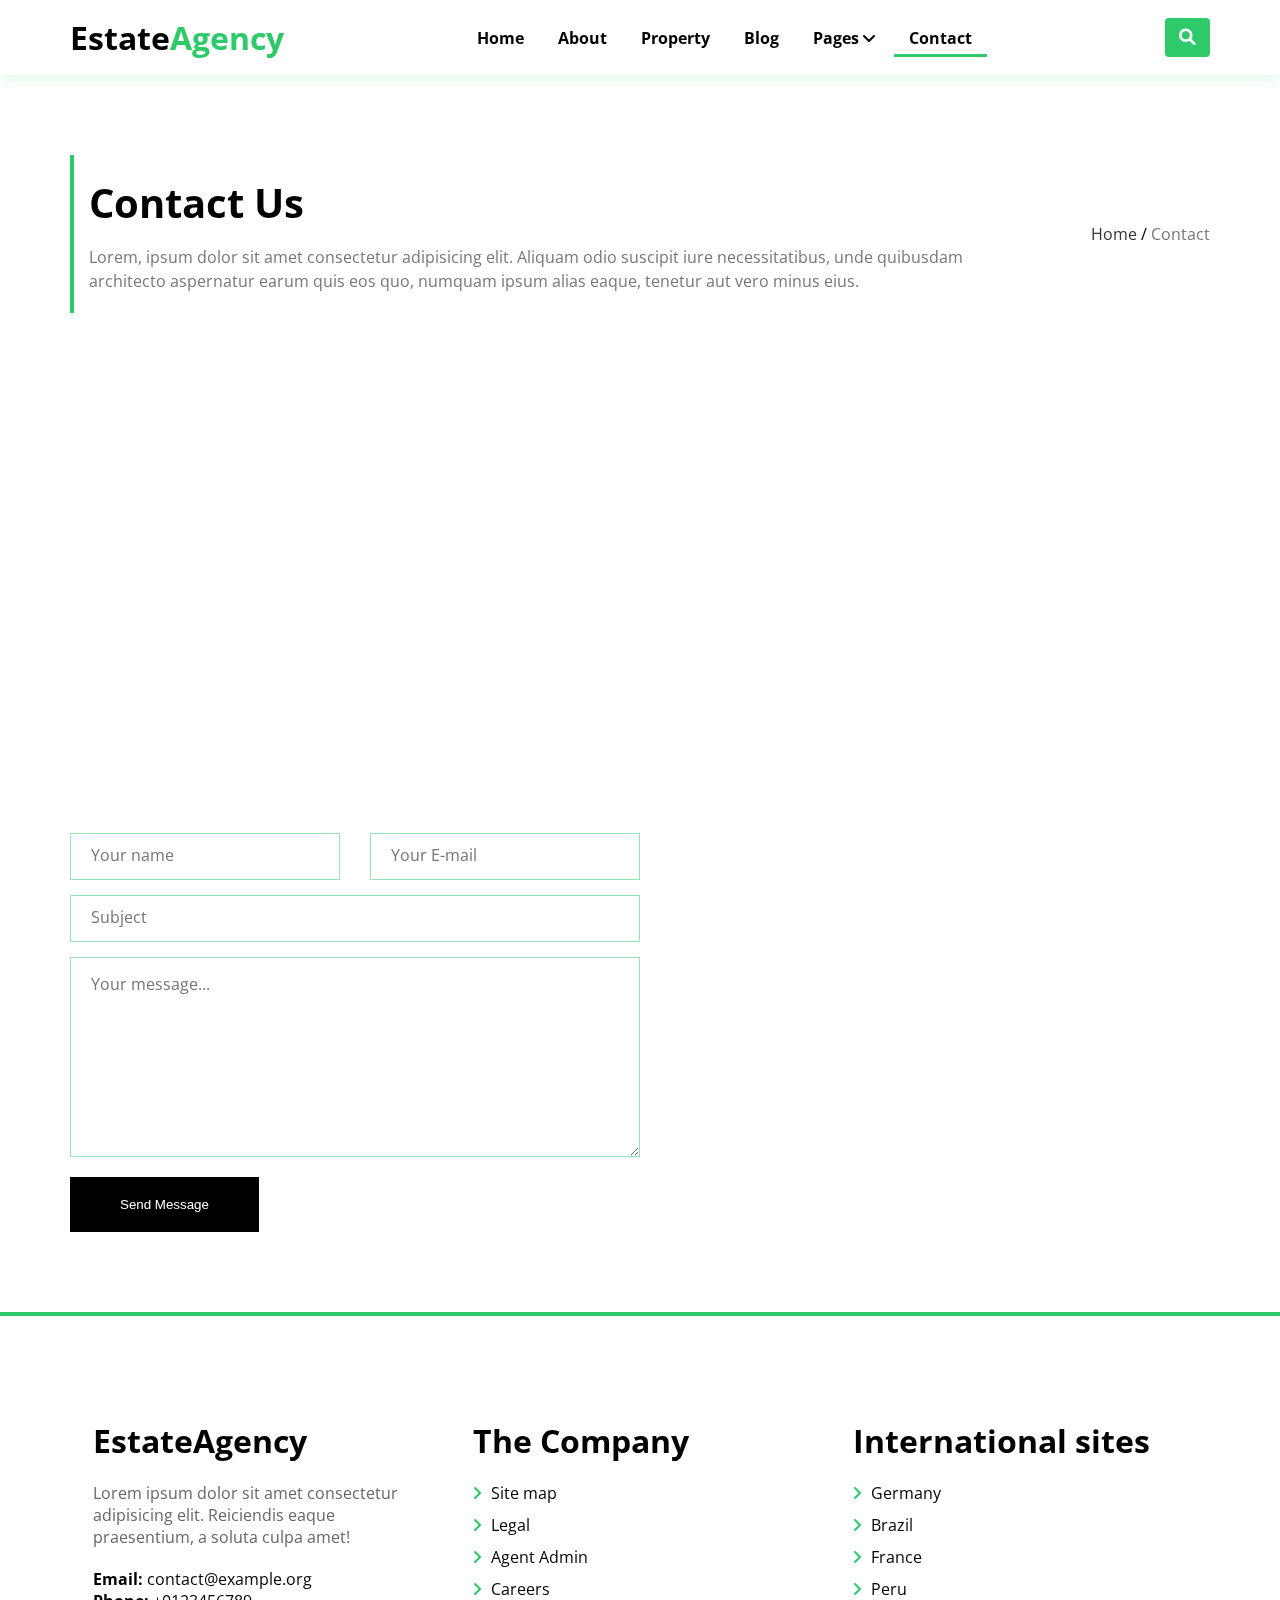
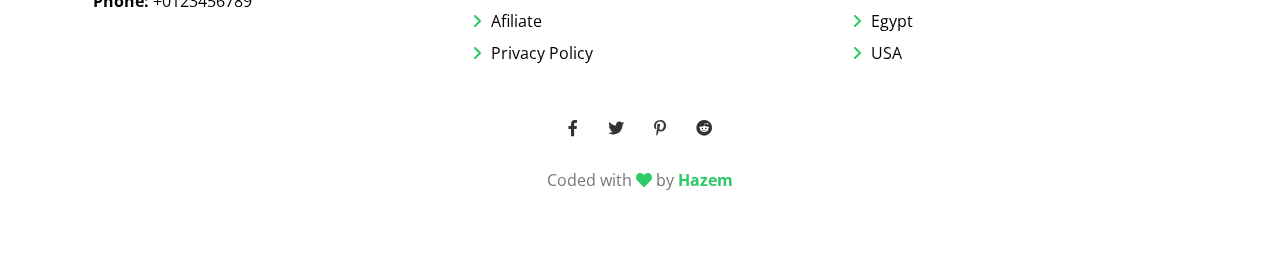
<file: pages/contact.html>
<!DOCTYPE html>
<html lang="en">

<head>
    <meta charset="UTF-8">
    <meta http-equiv="X-UA-Compatible" content="IE=edge">
    <meta name="viewport" content="width=device-width, initial-scale=1.0">
    <title>EstateAgency - Contact</title>
    <!-- Font Swesome File -->
    <link rel="stylesheet" href="../fonts/fontawesome/css/all.css">
    <!-- Main CSS file -->
    <link rel="stylesheet" href="../styles/main.css">
</head>

<body>
    <!-- Header start  -->
    <header class="header">
        <div class="container">
            <nav class="navbar">
                <div class="nav-list-btn toggle">
                    <span class="line">
                    </span>
                    <span class="line">
                    </span>
                    <span class="line">
                    </span>
                </div>
                <div class="page-title">
                    <a href="#">Estate<span>Agency</span></a>
                </div>
                <ul class="nav-list">
                    <li class="nav-link"><a href="../index.html">Home</a></li>
                    <li class="nav-link"><a href="about.html">About</a></li>
                    <li class="nav-link"><a href="property-grid.html">Property</a></li>
                    <li class="nav-link"><a href="blog-grid.html">Blog</a></li>
                    <li class="nav-link">
                        <a>
                            Pages <i class="fas fa-angle-down"></i>
                            <ul class="drop-down">
                                <li class="drop-down-item"><a href="#">
                                        Property single
                                    </a></li>
                                <li class="drop-down-item"><a href="#">
                                        Blog single
                                    </a></li>
                                <li class="drop-down-item"><a href="#">
                                        Agent single
                                    </a></li>
                                <li class="drop-down-item"><a href="#">
                                        Agents grid
                                    </a></li>
                            </ul>
                        </a>
                    </li>
                    <li class="nav-link"><a href="contact.html" class="active">Contact</a></li>
                </ul>
                <button class="search-btn"><i class="fas fa-search fa-lg"></i></button>
            </nav>
        </div>
    </header>
    <!-- Header end -->

    <!-- Main page content start -->
    <main class="main">
        <div class="container">
            <div class="contact-us section-styles">
                <div class="pages-heading section-heading">
                    <h1 class="pages-title section-title">
                        Contact Us
                        <span class="pages-title-text">
                            Lorem, ipsum dolor sit amet consectetur adipisicing elit. Aliquam odio suscipit iure
                            necessitatibus, unde quibusdam architecto aspernatur earum quis eos quo, numquam ipsum alias
                            eaque, tenetur aut vero minus eius.
                        </span>
                    </h1>
                    <div>
                        <a href="../index.html" class="s-link">Home</a>
                        /
                        <span class="s-text">Contact</span>
                    </div>
                </div>
                <div class="contact-map-wrapper">
                    <iframe src="https://www.google.com" frameborder="0">
                    </iframe>
                </div>
                <!-- Contact form start here -->
                <div class="contact-form">
                    <form action="" method="" class="form">
                        <div>
                            <input type="text" name="uname" id="uname" placeholder="Your name">
                            <input type="email" name="uemail" id="uemail"placeholder="Your E-mail">
                        </div>
                        <div class="subject-input">
                            <input type="text" name="usubject" id="usubject" placeholder="Subject">
                        </div>
                        <div class="text-area">
                            <textarea name="utext" id="utext" placeholder="Your message..."></textarea>
                        </div>
                        <div class="form-submit">
                            <button type="submit">
                                Send Message
                            </button>
                        </div>
                    </form>
                    <div class="right-side-content">

                    </div>
                </div>
                <!-- Contact form end here -->
            </div>
        </div>
    </main>
    <!-- Main page content end -->

    <!-- Footer section start -->
    <footer class="footer section-styles">
        <div class="container">
            <div class="footer-links">
                <div>
                    <h2>EstateAgency</h2>
                    <p>Lorem ipsum dolor sit amet consectetur adipisicing elit. Reiciendis eaque praesentium, a soluta culpa amet!</p>
                    <strong>Email: </strong><span>contact@example.org</span>
                    <br>
                    <strong>Phone: </strong><span>+0123456789</span>
                </div>
                <div>
                    <h2>The Company</h2>
                    <ul>
                        <li><i class="fas fa-angle-right"></i><a href="#">Site map</a></li>
                        <li><i class="fas fa-angle-right"></i><a href="#">Legal</a></li>
                        <li><i class="fas fa-angle-right"></i><a href="#">Agent Admin</a></li>
                        <li><i class="fas fa-angle-right"></i><a href="#">Careers</a></li>
                        <li><i class="fas fa-angle-right"></i><a href="#">Afiliate</a></li>
                        <li><i class="fas fa-angle-right"></i><a href="#">Privacy Policy</a></li>
                    </ul>
                </div>
                <div>
                    <h2>International sites</h2>
                    <ul>
                        <li><i class="fas fa-angle-right"></i><a href="#">Germany</a></li>
                        <li><i class="fas fa-angle-right"></i><a href="#">Brazil</a></li>
                        <li><i class="fas fa-angle-right"></i><a href="#">France</a></li>
                        <li><i class="fas fa-angle-right"></i><a href="#">Peru</a></li>
                        <li><i class="fas fa-angle-right"></i><a href="#">Egypt</a></li>
                        <li><i class="fas fa-angle-right"></i><a href="#">USA</a></li>
                    </ul>
                </div>
            </div>
            <ul class="social-links">
                <li><a href="#"><i class="fab fa-facebook-f"></i></a></li>
                <li><a href="#"><i class="fab fa-twitter"></i></a></li>
                <li><a href="#"><i class="fab fa-pinterest-p"></i></a></li>
                <li><a href="#"><i class="fab fa-reddit"></i></a></li>
            </ul>
            <div class="copy-rights">
                Coded with <i class="fas fa-heart"></i> by <span>Hazem</span>
            </div>
        </div>
    </footer>
    <!-- Footer section end -->

    <!-- Scroll to top button start -->
    <div class="container">
        <div class="top-top-btn-wrapper">
            <button class="to-top-btn" id="to-top-btn">
                <i class="fas fa-angle-up fa-lg"></i>
            </button>
        </div>
    </div>
    <!-- Scroll to top button end -->

    <!-- Contact Form JS file -->
    <script src="../js/contactform.js"></script>
    <!-- Main JS file -->
    <script src="../js/script.js"></script>
</body>

</html>
</file>
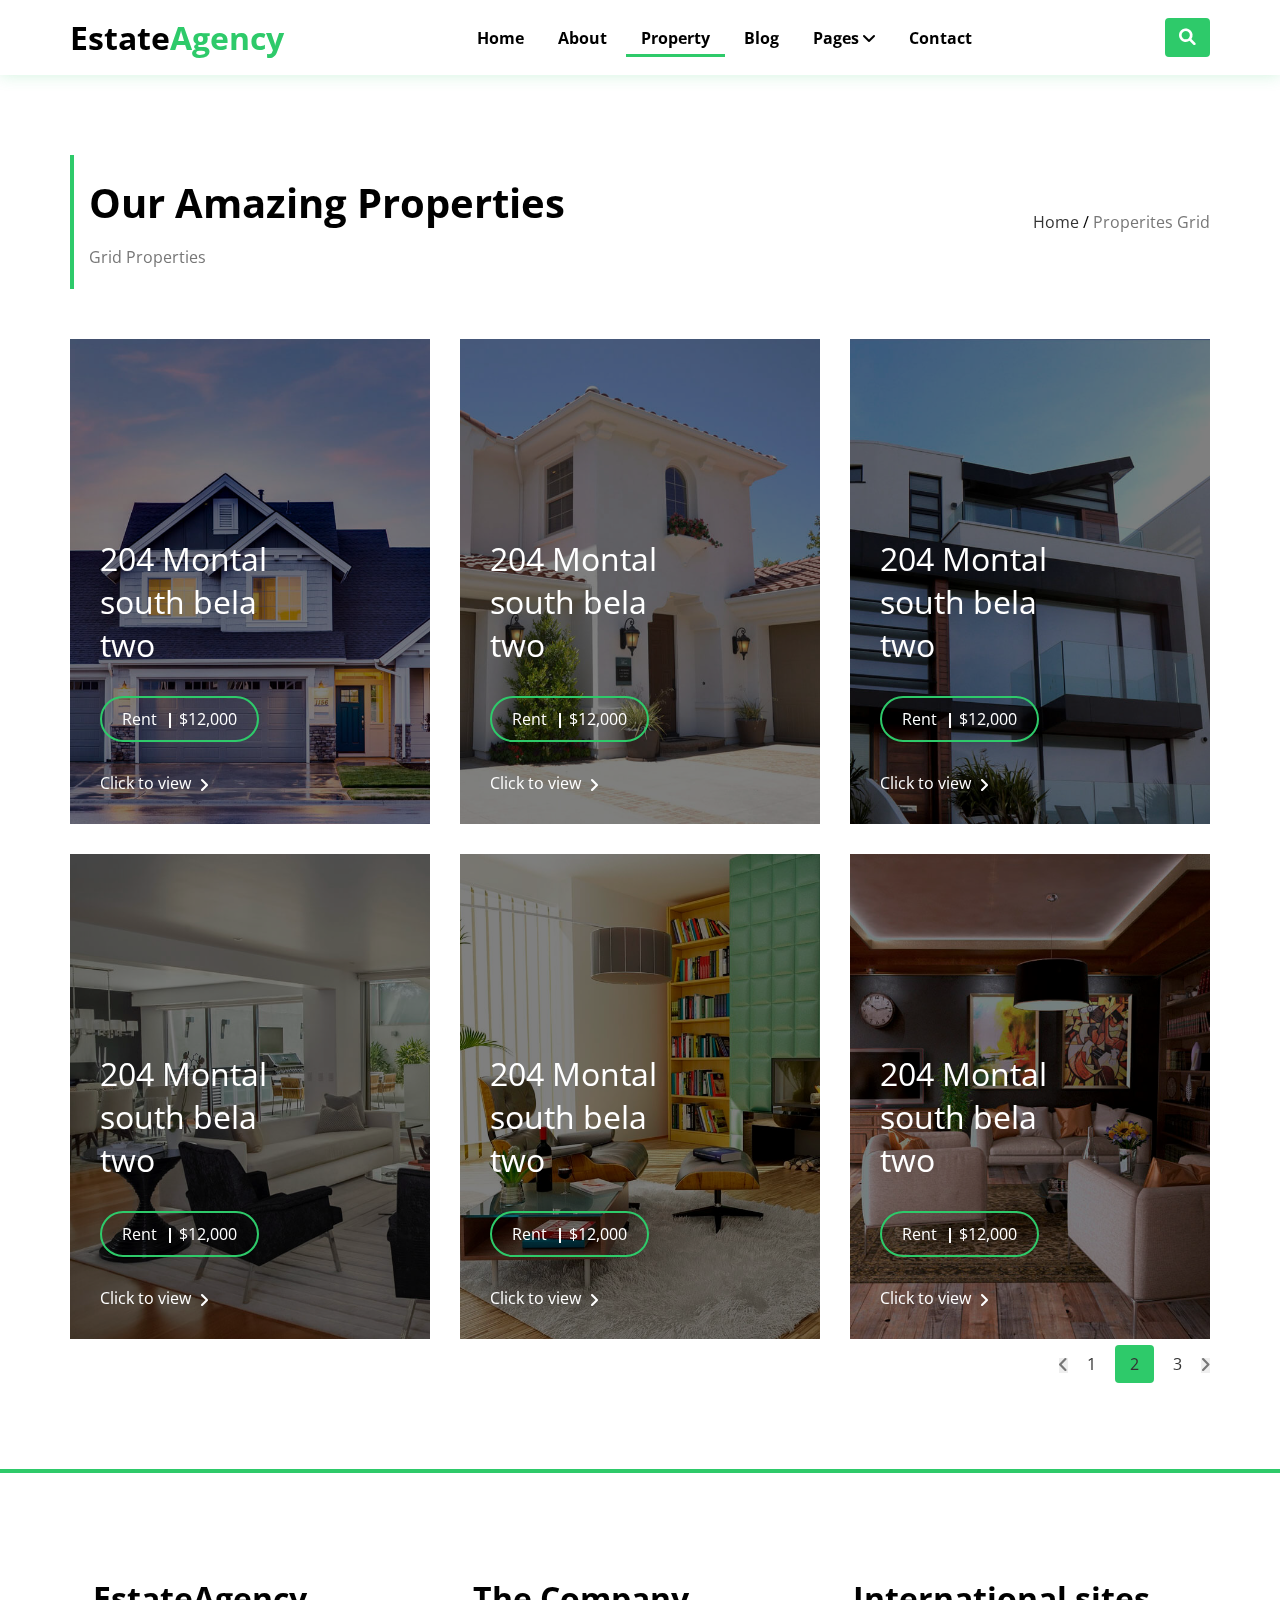
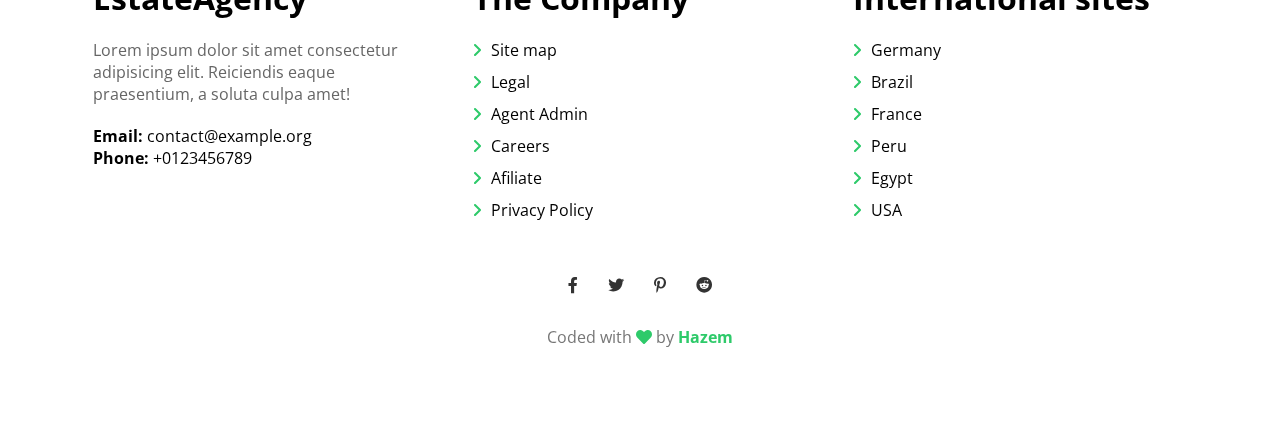
<file: pages/property-grid.html>
<!DOCTYPE html>
<html lang="en">

<head>
    <meta charset="UTF-8" />
    <meta http-equiv="X-UA-Compatible" content="IE=edge" />
    <meta name="viewport" content="width=device-width, initial-scale=1.0" />
    <title>EstateAgency - Property</title>
    <!-- Font Awesome File -->
    <link rel="stylesheet" href="../fonts/fontawesome/css/all.css" />
    <!-- Main CSS file -->
    <link rel="stylesheet" href="../styles/main.css" />
</head>

<body>
    <!-- Header start  -->
    <header class="header">
        <div class="container">
            <nav class="navbar">
                <div class="nav-list-btn toggle">
                    <span class="line"> </span>
                    <span class="line"> </span>
                    <span class="line"> </span>
                </div>
                <div class="page-title">
                    <a href="#">Estate<span>Agency</span></a>
                </div>
                <ul class="nav-list">
                    <li class="nav-link"><a href="../index.html">Home</a></li>
                    <li class="nav-link"><a href="about.html">About</a></li>
                    <li class="nav-link">
                        <a href="property-grid.html" class="active">Property</a>
                    </li>
                    <li class="nav-link"><a href="blog-grid.html">Blog</a></li>
                    <li class="nav-link"><a>
                            Pages <i class="fas fa-angle-down"></i>
                            <ul class="drop-down">
                                <li class="drop-down-item"><a href="#">
                                        Property single
                                    </a></li>
                                <li class="drop-down-item"><a href="#">
                                        Blog single
                                    </a></li>
                                <li class="drop-down-item"><a href="#">
                                        Agent single
                                    </a></li>
                                <li class="drop-down-item"><a href="#">
                                        Agents grid
                                    </a></li>
                            </ul>
                        </a></li>
                    <li class="nav-link"><a href="contact.html">Contact</a></li>
                </ul>
                <button class="search-btn">
                    <i class="fas fa-search fa-lg"></i>
                </button>
            </nav>
        </div>
    </header>
    <!-- Header end -->

    <!-- Start Main Content of page -->
    <main class="main">
        <div class="container">
            <div class="property-grid section-styles">
                <div class="pages-heading section-heading">
                    <h1 class="pages-title section-title">
                        Our Amazing Properties
                        <span class="pages-title-text">Grid Properties</span>
                    </h1>
                    <div>
                        <a href="../index.html" class="s-link">Home</a>
                        /
                        <span class="s-text">Properites Grid</span>
                    </div>
                </div>
                <div class="properties-wrapper">
                    <div class="propertie-card">
                        <img src="../images/property-2.jpg" alt="" />
                        <div class="propertie-card-content">
                            <a href="#">204 Montal south bela two</a>
                            <span>Rent <span class="pip-line"></span>$12,000</span>
                            <a href="#">Click to view <i class="fas fa-angle-right"></i></a>
                        </div>
                        <div class="propertie-details">
                            <div>
                                <h6>Area</h6>
                                <span>340<sup>2</sup></span>
                            </div>
                            <div>
                                <h6>Beds</h6>
                                <span>6</span>
                            </div>
                            <div>
                                <h6>Baths</h6>
                                <span>2</span>
                            </div>
                            <div>
                                <h6>Garages</h6>
                                <span>2</span>
                            </div>
                        </div>
                    </div>
                    <div class="propertie-card">
                        <img src="../images/property-4.jpg" alt="" />
                        <div class="propertie-card-content">
                            <a href="#">204 Montal south bela two</a>
                            <span>Rent <span class="pip-line"></span>$12,000</span>
                            <a href="#">Click to view <i class="fas fa-angle-right"></i></a>
                        </div>
                        <div class="propertie-details">
                            <div>
                                <h6>Area</h6>
                                <span>340<sup>2</sup></span>
                            </div>
                            <div>
                                <h6>Beds</h6>
                                <span>6</span>
                            </div>
                            <div>
                                <h6>Baths</h6>
                                <span>2</span>
                            </div>
                            <div>
                                <h6>Garages</h6>
                                <span>2</span>
                            </div>
                        </div>
                    </div>
                    <div class="propertie-card">
                        <img src="../images/property-6.jpg" alt="" />
                        <div class="propertie-card-content">
                            <a href="#">204 Montal south bela two</a>
                            <span>Rent <span class="pip-line"></span>$12,000</span>
                            <a href="#">Click to view <i class="fas fa-angle-right"></i></a>
                        </div>
                        <div class="propertie-details">
                            <div>
                                <h6>Area</h6>
                                <span>340<sup>2</sup></span>
                            </div>
                            <div>
                                <h6>Beds</h6>
                                <span>6</span>
                            </div>
                            <div>
                                <h6>Baths</h6>
                                <span>2</span>
                            </div>
                            <div>
                                <h6>Garages</h6>
                                <span>2</span>
                            </div>
                        </div>
                    </div>
                    <div class="propertie-card">
                        <img src="../images/property-7.jpg" alt="" />
                        <div class="propertie-card-content">
                            <a href="#">204 Montal south bela two</a>
                            <span>Rent <span class="pip-line"></span>$12,000</span>
                            <a href="#">Click to view <i class="fas fa-angle-right"></i></a>
                        </div>
                        <div class="propertie-details">
                            <div>
                                <h6>Area</h6>
                                <span>340<sup>2</sup></span>
                            </div>
                            <div>
                                <h6>Beds</h6>
                                <span>6</span>
                            </div>
                            <div>
                                <h6>Baths</h6>
                                <span>2</span>
                            </div>
                            <div>
                                <h6>Garages</h6>
                                <span>2</span>
                            </div>
                        </div>
                    </div>
                    <div class="propertie-card">
                        <img src="../images/property-8.jpg" alt="" />
                        <div class="propertie-card-content">
                            <a href="#">204 Montal south bela two</a>
                            <span>Rent <span class="pip-line"></span>$12,000</span>
                            <a href="#">Click to view <i class="fas fa-angle-right"></i></a>
                        </div>
                        <div class="propertie-details">
                            <div>
                                <h6>Area</h6>
                                <span>340<sup>2</sup></span>
                            </div>
                            <div>
                                <h6>Beds</h6>
                                <span>6</span>
                            </div>
                            <div>
                                <h6>Baths</h6>
                                <span>2</span>
                            </div>
                            <div>
                                <h6>Garages</h6>
                                <span>2</span>
                            </div>
                        </div>
                    </div>
                    <div class="propertie-card">
                        <img src="../images/property-9.jpg" alt="" />
                        <div class="propertie-card-content">
                            <a href="#">204 Montal south bela two</a>
                            <span>Rent <span class="pip-line"></span>$12,000</span>
                            <a href="#">Click to view <i class="fas fa-angle-right"></i></a>
                        </div>
                        <div class="propertie-details">
                            <div>
                                <h6>Area</h6>
                                <span>340<sup>2</sup></span>
                            </div>
                            <div>
                                <h6>Beds</h6>
                                <span>6</span>
                            </div>
                            <div>
                                <h6>Baths</h6>
                                <span>2</span>
                            </div>
                            <div>
                                <h6>Garages</h6>
                                <span>2</span>
                            </div>
                        </div>
                    </div>
                </div>
                <div class="paginations">
                    <div class="paginations-wrapper">
                        <button><i class="fas fa-angle-left fa-lg"></i></button>
                        <a href="#">1</a>
                        <a href="#" class="active">2</a>
                        <a href="#">3</a>
                        <button><i class="fas fa-angle-right fa-lg"></i></button>
                    </div>
                </div>
            </div>

        </div>
    </main>
    <!-- End Main Content of page -->

    <!-- Footer section start -->
    <footer class="footer section-styles">
        <div class="container">
            <div class="footer-links">
                <div>
                    <h2>EstateAgency</h2>
                    <p>Lorem ipsum dolor sit amet consectetur adipisicing elit. Reiciendis eaque praesentium, a soluta
                        culpa
                        amet!</p>
                    <strong>Email: </strong><span>contact@example.org</span>
                    <br>
                    <strong>Phone: </strong><span>+0123456789</span>
                </div>
                <div>
                    <h2>The Company</h2>
                    <ul>
                        <li><i class="fas fa-angle-right"></i><a href="#">Site map</a></li>
                        <li><i class="fas fa-angle-right"></i><a href="#">Legal</a></li>
                        <li><i class="fas fa-angle-right"></i><a href="#">Agent Admin</a></li>
                        <li><i class="fas fa-angle-right"></i><a href="#">Careers</a></li>
                        <li><i class="fas fa-angle-right"></i><a href="#">Afiliate</a></li>
                        <li><i class="fas fa-angle-right"></i><a href="#">Privacy Policy</a></li>
                    </ul>
                </div>
                <div>
                    <h2>International sites</h2>
                    <ul>
                        <li><i class="fas fa-angle-right"></i><a href="#">Germany</a></li>
                        <li><i class="fas fa-angle-right"></i><a href="#">Brazil</a></li>
                        <li><i class="fas fa-angle-right"></i><a href="#">France</a></li>
                        <li><i class="fas fa-angle-right"></i><a href="#">Peru</a></li>
                        <li><i class="fas fa-angle-right"></i><a href="#">Egypt</a></li>
                        <li><i class="fas fa-angle-right"></i><a href="#">USA</a></li>
                    </ul>
                </div>
            </div>
            <ul class="social-links">
                <li><a href="#"><i class="fab fa-facebook-f"></i></a></li>
                <li><a href="#"><i class="fab fa-twitter"></i></a></li>
                <li><a href="#"><i class="fab fa-pinterest-p"></i></a></li>
                <li><a href="#"><i class="fab fa-reddit"></i></a></li>
            </ul>
            <div class="copy-rights">
                Coded with <i class="fas fa-heart"></i> by <span>Hazem</span>
            </div>
        </div>
    </footer>
    <!-- Footer section end -->

    <!-- Scroll to top button start -->
    <div class="container">
        <div class="top-top-btn-wrapper">
            <button class="to-top-btn" id="to-top-btn">
                <i class="fas fa-angle-up fa-lg"></i>
            </button>
        </div>
    </div>
    <!-- Scroll to top button end -->
    
    <!-- Main JS file -->
    <script src="../js/script.js"></script>
</body>

</html>
</file>
<file: styles/main.css>
/* Generl rules start  */

/* 'Open Sans' font from google fonts */
@import url("https://fonts.googleapis.com/css2?family=Open+Sans&display=swap");

* {
  box-sizing: border-box;
  padding: 0;
  margin: 0;
}
:root {
  --primary-color: #2eca6a;
  --primary-trans: all 0.3s ease-in-out;
}

html, body {
  font-family: "Open Sans", sans-serif;
}
a {
  text-decoration: none;
  color: #333;
}
li {
  list-style: none;
}
button {
  background-color: none;
  border: 0;
  outline: 0;
}
input {
  outline: none;
}
.main {
  padding-top: 75px;
}
.pip-line {
  display: inline-block;
  width: 2px;
  height: 15px;
  margin: 0px 8px;
  background-color: #fff;
  vertical-align: middle;
}
.section-styles {
  padding: 80px 0px;
}
.section-heading {
  display: flex;
  justify-content: space-between;
  align-items: center;
  padding-bottom: 50px;
}
.section-title {
  font-size: 2rem;
  width: 80%;
}
.pages-title {
  padding: 20px 15px;
  border-left: 4px solid var(--primary-color);
  font-size: 2.5rem;
}
.pages-title-text {
  color: #777;
  font-size: 16px;
  font-weight: normal;
  display: block;
  margin-top: 15px;
  max-width: 100%;
  line-height: 1.5;
}
@media (max-width: 767px) {
  .pages-heading {
    flex-direction: column;
    align-items: flex-start;
    justify-content: flex-start;
  }
  .pages-title {
    margin-bottom: 20px;
  }
}
.s-link {
  color: #333;
}
.s-link:hover {
  color: var(--primary-color);
  text-decoration: underline;
}
.s-link i {
  margin-left: 5px;
}
.s-text {
  color: #777;
}

/* Container class */
.container {
  padding: 0px 15px;
  margin: 0px auto;
}
/* sm */
@media (min-width: 768px) {
  .container {
    width: 750px;
  }
}
/* md */
@media (min-width: 992px) {
  .container {
    width: 970px;
  }
}
/* lg */
@media (min-width: 1200px) {
  .container {
    width: 1170px;
  }
}
/* xlg */
@media (min-width: 1400px) {
  .container {
    width: 1370px;
  }
}

/* General rules end */

/* === Header styles start === */
.header {
  height: 75px;
  width: 100%;
  background-color: #fff;
  z-index: 100;
  position: fixed;
  box-shadow: 0 0px 15px #2eca6a38;
}
.navbar {
  display: flex;
  justify-content: space-between;
  align-items: center;
  height: 75px;
  position: relative;
}
.nav-list-btn {
  height: 30px;
  width: 30px;
  cursor: pointer;
  display: flex;
  flex-direction: column;
  justify-content: space-evenly;
}
.nav-list-btn .line {
  display: inline-block;
  height: 4px;
  width: 100%;
  border-radius: 4px;
  background-color: #000;
}
.page-title a {
  color: #000;
  font-size: 2rem;
  font-weight: 700;
}
.page-title a span {
  color: var(--primary-color);
}
.nav-list > .nav-link {
  display: inline-block;
  position: relative;
}
.nav-list > .nav-link > a {
  display: inline-block;
  color: #000;
  padding: 8px 15px;
  font-weight: 700;
  position: relative;
}
.nav-list > .nav-link > a::before {
  content: "";
  position: absolute;
  left: 0;
  bottom: 0;
  height: 3px;
  width: 0;
  background-color: var(--primary-color);
  transition: width 0.2s ease-in-out;
}
.nav-list > .nav-link > a.active::before {
  width: 100%;
}
.nav-list > .nav-link > a:hover::before {
  width: 100%;
}
.drop-down {
  position: absolute;
  top: 100%;
  width: 200%;
  background-color: #fff;
  border-bottom: 4px solid var(--primary-color);
  display: none;
}
.nav-list > .nav-link:hover .drop-down {
  display: block;
}
.drop-down > li {
  padding: 10px 8px;
  font-weight: 700;
  transition: var(--primary-trans);
}
.nav-list > .nav-link .drop-down > li > a:hover {
  color: var(--primary-color);
}
@media (min-width: 992px) {
  .nav-list-btn {
    display: none;
  }
}
@media (max-width: 991px) {
  .nav-list {
    position: absolute;
    top: calc(100% - 1px);
    width: 100%;
    min-height: 200px;
    display: none;
    opacity: 0;
    background-color: #fff;
    overflow: hidden;
    z-index: 99;
    transition: var(--primary-trans);
    padding: 0px 8px;
    border-bottom-left-radius: 4px;
    border-bottom-right-radius: 4px;
  }
  .nav-list .nav-link {
    display: block;
  }
  .nav-list .nav-link a {
    width: 100%;
    padding: 10px 0px;
    font-size: 18px;
  }
  .drop-down {
    position: static;
  }
}
.search-btn {
  display: inline-block;
  padding: 10px 12px;
  background-color: var(--primary-color);
  color: #fff;
  border: 2px solid var(--primary-color);
  border-radius: 4px;
  cursor: pointer;
  transition: var(--primary-trans);
}
.search-btn:hover {
  background-color: #fff;
  color: var(--primary-color);
}

/* === Header styles start === */

/* === Landing styles start === */
.landing {
  height: 100vh;
  width: 100%;
  padding-top: 75px;
  display: grid;
  grid-template-columns: repeat(3, 100%);
  overflow-x: hidden;
  position: relative;
}
.landing-slide {
  height: 100%;
  width: 100%;
  background-image: url(../images/slide-1.jpg);
  background-size: cover;
  background-repeat: no-repeat;
  background-position: center center;
  display: flex;
  align-items: center;
  position: relative;
  transition: var(--primary-trans);
}
.landing-slide:nth-of-type(2) {
  background-image: url(../images/slide-2.jpg);
}
.landing-slide:nth-of-type(3) {
  background-image: url(../images/slide-3.jpg);
}
.landing-slide::before {
  content: "";
  position: absolute;
  left: 0;
  top: 0;
  right: 0;
  bottom: 0;
  background-color: rgba(0, 0, 0, 0.4);
}
.landing-slide > .container {
  z-index: 98;
}
.slide-content {
  display: flex;
  flex-direction: column;
  color: #fff;
}
.slide-content > span {
  font-size: 18px;
}
.slide-content > h1 {
  font-size: 3rem;
  padding: 30px 0px;
}
.slide-content > h1 span {
  color: var(--primary-color);
}
.slide-content > a {
  color: #fff;
  display: inline-block;
  padding: 20px 50px;
  border-radius: 2rem;
  max-width: fit-content;
  border: 2px solid var(--primary-color);
  font-size: 20px;
}

.indicators {
  position: absolute;
  bottom: 30px;
  right: 20%;
}
.indicators > span {
  display: inline-block;
  height: 7px;
  width: 15px;
  margin: 0px 2.5px;
  background-color: #fff;
  cursor: pointer;
  transition: var(--primary-trans);
}
/* Class will be activated by JS */
.indicators > span.actv {
  width: 40px;
  background-color: var(--primary-color);
}
/* === Landing styles end === */

/* === Services styles start === */

.services-wrapper {
  display: grid;
  grid-template-columns: repeat(auto-fill, minmax(350px, 1fr));
  column-gap: 15px;
  row-gap: 50px;
}
.services-wrapper .service h3 {
  font-size: 2.5rem;
  padding: 20px 0px;
  width: 100%;
  text-align: center;
  position: relative;
}
.services-wrapper .service h3::before {
  content: "";
  position: absolute;
  top: 0;
  left: 0;
  width: 50%;
  height: 100%;
  border: 4px solid var(--primary-color);
}
.services-wrapper .service h3 i {
  margin-right: 8px;
}
.services-wrapper .service p {
  color: #333;
  font-size: 18px;
  line-height: 1.5;
  padding: 30px 0px;
}
.services-wrapper .service a:hover {
  color: var(--primary-color);
  text-decoration: underline;
}
.services-wrapper .service a i {
  margin-left: 10px;
  vertical-align: middle;
}
/* === Services styles end === */

/* === Latest properties styles start === */
.properties-wrapper {
  display: grid;
  grid-template-columns: repeat(auto-fill, minmax(350px, 1fr));
  gap: 30px;
}
.propertie-card {
  position: relative;
  overflow: hidden;
}
.propertie-card::before {
  position: absolute;
  top: 0;
  left: 0;
  right: 0;
  bottom: 0;
  background-color: rgba(0, 0, 0, 0.5);
  content: "";
  z-index: 98;
}
.propertie-card > img {
  width: 100%;
  height: 100%;
  transition: var(--primary-trans);
}
.propertie-card:hover > img {
  transform: scale(1.1);
  -webkit-transform: scale(1.1);
}
.propertie-card-content {
  width: 50%;
  position: absolute;
  left: 30px;
  bottom: 30px;
  color: #fff;
  display: flex;
  flex-direction: column;
  z-index: 99;
  transition: var(--primary-trans);
}
.propertie-card:hover .propertie-card-content {
  transform: translateY(-30px);
  -webkit-transform: translateY(-30px);
}
.propertie-card-content > a:first-of-type,
.propertie-card-content > a:last-of-type {
  color: #fff;
}
.propertie-card-content > a:first-of-type {
  font-size: 2rem;
}
.propertie-card-content > a:hover {
  text-decoration: underline;
  color: var(--primary-color);
}
.propertie-card-content > span {
  color: #fff;
  display: inline-block;
  padding: 10px 20px;
  border-radius: 2rem;
  max-width: fit-content;
  border: 2px solid var(--primary-color);
  margin: 30px 0px;
}
.propertie-card-content > a:last-of-type i {
  vertical-align: middle;
  margin-left: 5px;
}
.propertie-details {
  display: grid;
  grid-template-columns: repeat(4, 1fr);
  min-height: 50px;
  background-color: var(--primary-color);
  position: absolute;
  left: 0;
  bottom: 0;
  width: 100%;
  padding: 5px 10px;
  z-index: 99;
  transform: translateY(55px);
  -webkit-transform: translateY(55px);
  transition: var(--primary-trans);
}
.propertie-card:hover .propertie-details {
  transform: translateY(0px);
}
.propertie-details > div {
  display: flex;
  flex-direction: column;
  justify-content: space-between;
  align-items: center;
}
.propertie-details > div > h6 {
  color: #333;
}
.propertie-details > div > span {
  color: #fff;
}
/* === Latest properties styles end === */

/* === Agents styles start === */
.agents-cards {
  display: flex;
  flex-wrap: wrap;
  gap: 30px;
}
.agents-cards > .agent-card {
  width: calc(33.333% - 20px);
  position: relative;
}
.agent-card > img {
  width: 100%;
  height: 100%;
}
@media (max-width: 991px) {
  .agents-cards > .agent-card {
    width: calc(50% - 4%);
  }
}
@media (max-width: 767px) {
  .agents-cards > .agent-card {
    width: calc(100% - 4%);
  }
}
.agent-card-content {
  position: absolute;
  top: 0;
  left: 0;
  width: 100%;
  height: 100%;
  padding: 30px;
  background-color: rgba(44, 199, 103, 0.9);
  display: flex;
  flex-direction: column;
  justify-content: space-between;
  opacity: 0;
  transition: opacity 0.5s ease-in-out;
}
.agent-card-content:hover {
  opacity: 1;
}
.agent-content {
  transform: translateY(-30px);
  -webkit-transform: translateY(-30px);
  transition: transform 0.3s linear 0.1s;
}
.agent-card:hover .agent-content {
  transform: translateY(0px);
  -webkit-transform: translateY(0px);
}
.agent-content a {
  font-size: 2rem;
  font-weight: 700;
}
.agent-content a:hover {
  text-decoration: underline;
}
.agent-content p {
  font-size: 18px;
  line-height: 1.5;
  color: #dddddd;
  margin: 20px 0px;
}

.agent-card-social {
  display: flex;
  justify-content: center;
  margin-top: 15px;
  transform: translateY(30px);
  -webkit-transform: translateY(30px);
  transition: transform 0.3s linear 0.1s;
}
.agent-card-social li {
  margin: 0px 15px;
}
.agent-card:hover .agent-card-social {
  transform: translateY(0px);
  -webkit-transform: translateY(0px);
}
/* === Agents styles end === */

/* === Lates news styles start === */
.news-wrapper {
  display: flex;
  flex-wrap: wrap;
  gap: 30px;
}
.news-wrapper > .news-box {
  width: calc(33.333% - 20px);
  overflow: hidden;
  position: relative;
}
.news-box:before {
  content: "";
  position: absolute;
  left: 0;
  top: 0;
  right: 0;
  bottom: 0;
  background-color: rgba(0, 0, 0, 0.5);
  z-index: 97;
}
.news-box > img {
  width: 100%;
  height: 100%;
  transition: var(--primary-trans);
}
.news-box:hover > img {
  transform: scale(1.1);
  -webkit-transform: scale(1.1);
}
@media (max-width: 991px) {
  .news-wrapper > .news-box {
    width: calc(50% - 4%);
  }
}
@media (max-width: 767px) {
  .news-wrapper > .news-box {
    width: calc(100% - 4%);
  }
}
.news-box-content {
  display: flex;
  flex-direction: column;
  justify-content: flex-end;
  padding: 20px;
  position: absolute;
  left: 0;
  top: 0;
  height: 100%;
  width: 100%;
  z-index: 98;
}
.news-box-content > a:first-of-type {
  display: inline-block;
  padding: 4px 12px;
  background-color: var(--primary-color);
  border-radius: 2rem;
  font-size: 14px;
  width: fit-content;
}
.news-box-content > a:last-of-type {
  display: inline-block;
  color: #fff;
  font-size: 2rem;
  padding: 15px 0px;
}
.news-box-content > a:last-of-type:hover {
  text-decoration: underline;
}
.news-box-content > span {
  color: #ddd;
}
/* === Latest news styles end === */

/* === Testimonials styles start === */
.testimonials {
  overflow: hidden;
}
.testimonials-buttons > button {
  color: #333;
  cursor: pointer;
  margin-left: 10px;
  transition: var(--primary-trans);
}
.testimonials-slide {
  display: none;
}
.testimonials-slide > .testimonials-img {
  width: 50%;
}
.testimonials-slide > .testimonials-img > img {
  width: 100%;
  margin-bottom: 15px;
}
.testimonials-slide > .testimonials-content {
  width: 50%;
}
@media (max-width: 991px) {
  .testimonials-slide {
    flex-direction: column;
  }
  .testimonials-slide > .testimonials-img {
    width: 100%;
  }
  .testimonials-slide > .testimonials-content {
    width: 100%;
  }
}
.testimonials-content .quote-wrapper {
  padding: 13px 15px;
  border-radius: 2rem;
  background-color: var(--primary-color);
  color: #fff;
  width: fit-content;
  margin: 0px auto;
}
.testimonials-content > p {
  color: #666;
  line-height: 1.5;
  width: 90%;
  margin: 40px auto;
}
.testimonial-author-box {
  display: flex;
  align-items: center;
  width: 90%;
  margin: 0px auto;
}
.testimonial-avatar {
  width: 70px;
  height: 70px;
  border-radius: 50%;
  overflow: hidden;
  margin-right: 20px;
}
.testimonial-avatar > img {
  height: 100%;
  width: 100%;
  object-fit: cover;
}
/* === Testimonials styles end === */

/* === Footer styles start === */
.footer {
  border-top: 4px solid var(--primary-color);
  background-color: #fff;
  z-index: 97;
}
.footer .footer-links {
  display: flex;
  flex-wrap: wrap;
}
div.footer-links > div {
  width: calc(33.333% - 4%);
  margin: 2%;
  position: relative;
}
@media (max-width: 991px) {
  div.footer-links > div {
    width: calc(50% - 4%);
    margin-bottom: 20px;
  }
}
@media (max-width: 767px) {
  div.footer-links > div {
    width: calc(100% - 4%);
    margin-bottom: 20px;
  }
}
div.footer-links > div:first-of-type > h2 {
  font-size: 2rem;
}
div.footer-links > div:first-of-type > p {
  color: #666;
  padding: 20px 0px;
}

div.footer-links > div:nth-of-type(2) > h2,
div.footer-links > div:nth-of-type(3) > h2 {
  font-size: 2rem;
  margin-bottom: 20px;
}
div.footer-links > div:nth-of-type(2) ul li a,
div.footer-links > div:nth-of-type(3) ul li a {
  color: #000;
  display: inline-block;
  margin-bottom: 10px;
  margin-left: 10px;
}
div.footer-links > div:nth-of-type(2) ul li a:hover,
div.footer-links > div:nth-of-type(3) ul li a:hover {
  color: var(--primary-color);
  text-decoration: underline;
}
div.footer-links > div:nth-of-type(2) ul li i,
div.footer-links > div:nth-of-type(3) ul li i {
  color: var(--primary-color);
}
.social-links {
  display: flex;
  justify-content: center;
}
.social-links > li a {
  display: inline-block;
  margin: 20px 15px 0px;
  transition: var(--primary-trans);
}
.social-links > li a:hover {
  color: var(--primary-color);
}
.copy-rights {
  width: fit-content;
  margin: 0px auto;
  margin-top: 30px;
  color: #777;
}
.copy-rights i {
  color: var(--primary-color);
}
.copy-rights span {
  color: var(--primary-color);
  font-weight: 700;
}

/* === Footer styles end === */

/* === About page styles start here === */
.main-content-heading > .main-content-title {
  padding: 20px 15px;
  border-left: 4px solid var(--primary-color);
  font-size: 2.5rem;
}
@media (max-width: 767px) {
  .main-content-heading {
    flex-direction: column;
    align-items: flex-start;
    justify-content: flex-start;
  }
  .main-content-heading > .main-content-title {
    margin-bottom: 20px;
  }
}
.slide-about {
  width: 90%;
  margin: 0px auto;
  position: relative;
}
.slide-about > img {
  width: 100%;
}
.slide-about > .sinse-box {
  position: absolute;
  left: -10%;
  bottom: 30px;
  background-color: var(--primary-color);
  display: flex;
  flex-direction: column;
  justify-content: center;
}
.sinse-box > h2 {
  font-size: 2rem;
  padding-bottom: 10px;
}
.sinse-box > span {
  color: #555;
}
@media (min-width: 250px) and (max-width: 567px) {
  .slide-about > .sinse-box {
    padding: 1rem 1.5rem;
  }
  .sinse-box > h2 {
    font-size: 1.2rem;
  }
  .sinse-box > span {
    font-size: 14px;
  }
}
@media (min-width: 568px) and (max-width: 767px) {
  .slide-about > .sinse-box {
    padding: 1.5rem 2rem;
  }
  .sinse-box > h2 {
    font-size: 1.5rem;
  }
  .sinse-box > span {
    font-size: 16px;
  }
}
@media (min-width: 768px) and (max-width: 991px) {
  .slide-about > .sinse-box {
    padding: 2rem 3rem;
  }
  .sinse-box > h2 {
    font-size: 1.7rem;
  }
  .sinse-box > span {
    font-size: 16px;
  }
}
@media (min-width: 992px) {
  .slide-about > .sinse-box {
    padding: 2.5rem 4rem;
  }
  .sinse-box > h2 {
    font-size: 2rem;
  }
  .sinse-box > span {
    font-size: 16px;
  }
}
/* === About page styles end here === */

/* === Property page styles start here === */
.paginations {
  width: 100%;
  min-height: 50px;
  display: flex;
  justify-content: flex-end;
  align-items: center;
}
.paginations-wrapper > a {
  display: inline-block;
  padding: 8px 15px;
  border-radius: 4px;
  color: #333;
  transition: var(--primary-trans);
}
.paginations-wrapper > a:hover {
  background-color: var(--primary-color);
}
.paginations-wrapper > a.active {
  background-color: var(--primary-color);
}
.paginations-wrapper > button {
  cursor: pointer;
  color: #777;
}
/* === Property page styles end here === */

/* === Blog grid page styles start here === */

/* === Blog grid page styles end here === */

/* === Contact page styles start here === */

.contact-map-wrapper iframe {
  width: 100%;
  min-height: 450px;
}
.contact-form {
  display: flex;
}
.contact-form > .form,
.contact-form > div {
  width: 50%;
}
@media (max-width: 767px) {
  .contact-form {
    flex-direction: column;
  }
  .contact-form > .form,
  .contact-form > div {
    width: 100%;
  }
}
.contact-form > .form input {
  border: 1px solid #2eca6a80;
  padding: 15px 20px;
  margin-top: 15px;
  caret-color: var(--primary-color);
}
.contact-form > .form input::placeholder {
  font-family: "Open Sans", sans-serif;
  font-size: 16px;
}
.contact-form > .form input:focus {
  border-color: var(--primary-color);
}
.contact-form > .form div:first-of-type {
  width: 100%;
  display: flex;
  column-gap: 30px;
}
.contact-form > .form div:first-of-type > input {
  width: 50%;
}
@media (max-width: 767px) {
  .contact-form > .form div:first-of-type {
    flex-direction: column;
  }
  .contact-form > .form div:first-of-type > input {
    width: 100%;
  }
}
.contact-form > .form div:nth-of-type(2),
.contact-form > .form div:nth-of-type(2) > input {
  width: 100%;
}
.contact-form > .form div:nth-of-type(3),
.contact-form > .form div:nth-of-type(3) > textarea {
  width: 100%;
}
.contact-form > .form div:nth-of-type(3) > textarea {
  padding: 15px 20px;
  min-height: 200px;
  outline: none;
  border: 1px solid #2eca6a80;
  margin-top: 15px;
  caret-color: var(--primary-color);
}
.contact-form > .form div:nth-of-type(3) > textarea::placeholder {
  font-size: 16px;
  font-family: "Open Sans", sans-serif;
}
.form-submit button[type="submit"] {
  padding: 20px 50px;
  color: #fff;
  background-color: #000;
  margin-top: 15px;
  cursor: pointer;
  transition: var(--primary-trans);
}
.form-submit button[type="submit"]:hover {
  color: #000;
  background-color: var(--primary-color);
}
/* === Contact page styles end here === */

/* === To top button styles start === */
.to-top-btn-wrapper {
  position: relative;
}
.to-top-btn {
  background-color: var(--primary-color);
  color: #fff;
  padding: 8px 10px;
  border-radius: 50%;
  opacity: 0;
  position: fixed;
  right: 30px;
  bottom: 30px;
  cursor: pointer;
  z-index: -1;
  transition: var(--primary-trans);
}
/* === To top button end === */

/* === Animations start === */
.fade-up {
  animation-name: fade-up;
  animation-duration: 0.5s;
  animation-timing-function: linear;
}
@keyframes fade-up {
  0% {
    transform: translateY(100%);
    opacity: 0;
  }
  100% {
    transform: translateY(0%);
    opacity: 1;
  }
}

.fade-down {
  animation-name: fade-down;
  animation-duration: 0.3s;
  animation-timing-function: linear;
  animation-fill-mode: forwards;
}
@keyframes fade-down {
    0% {
      top: 120%;
      opacity: 0;
    } 100% {
      top: calc(100% - 1px);
      opacity: 1;
    }
}
/* === Animations end === */
</file>
